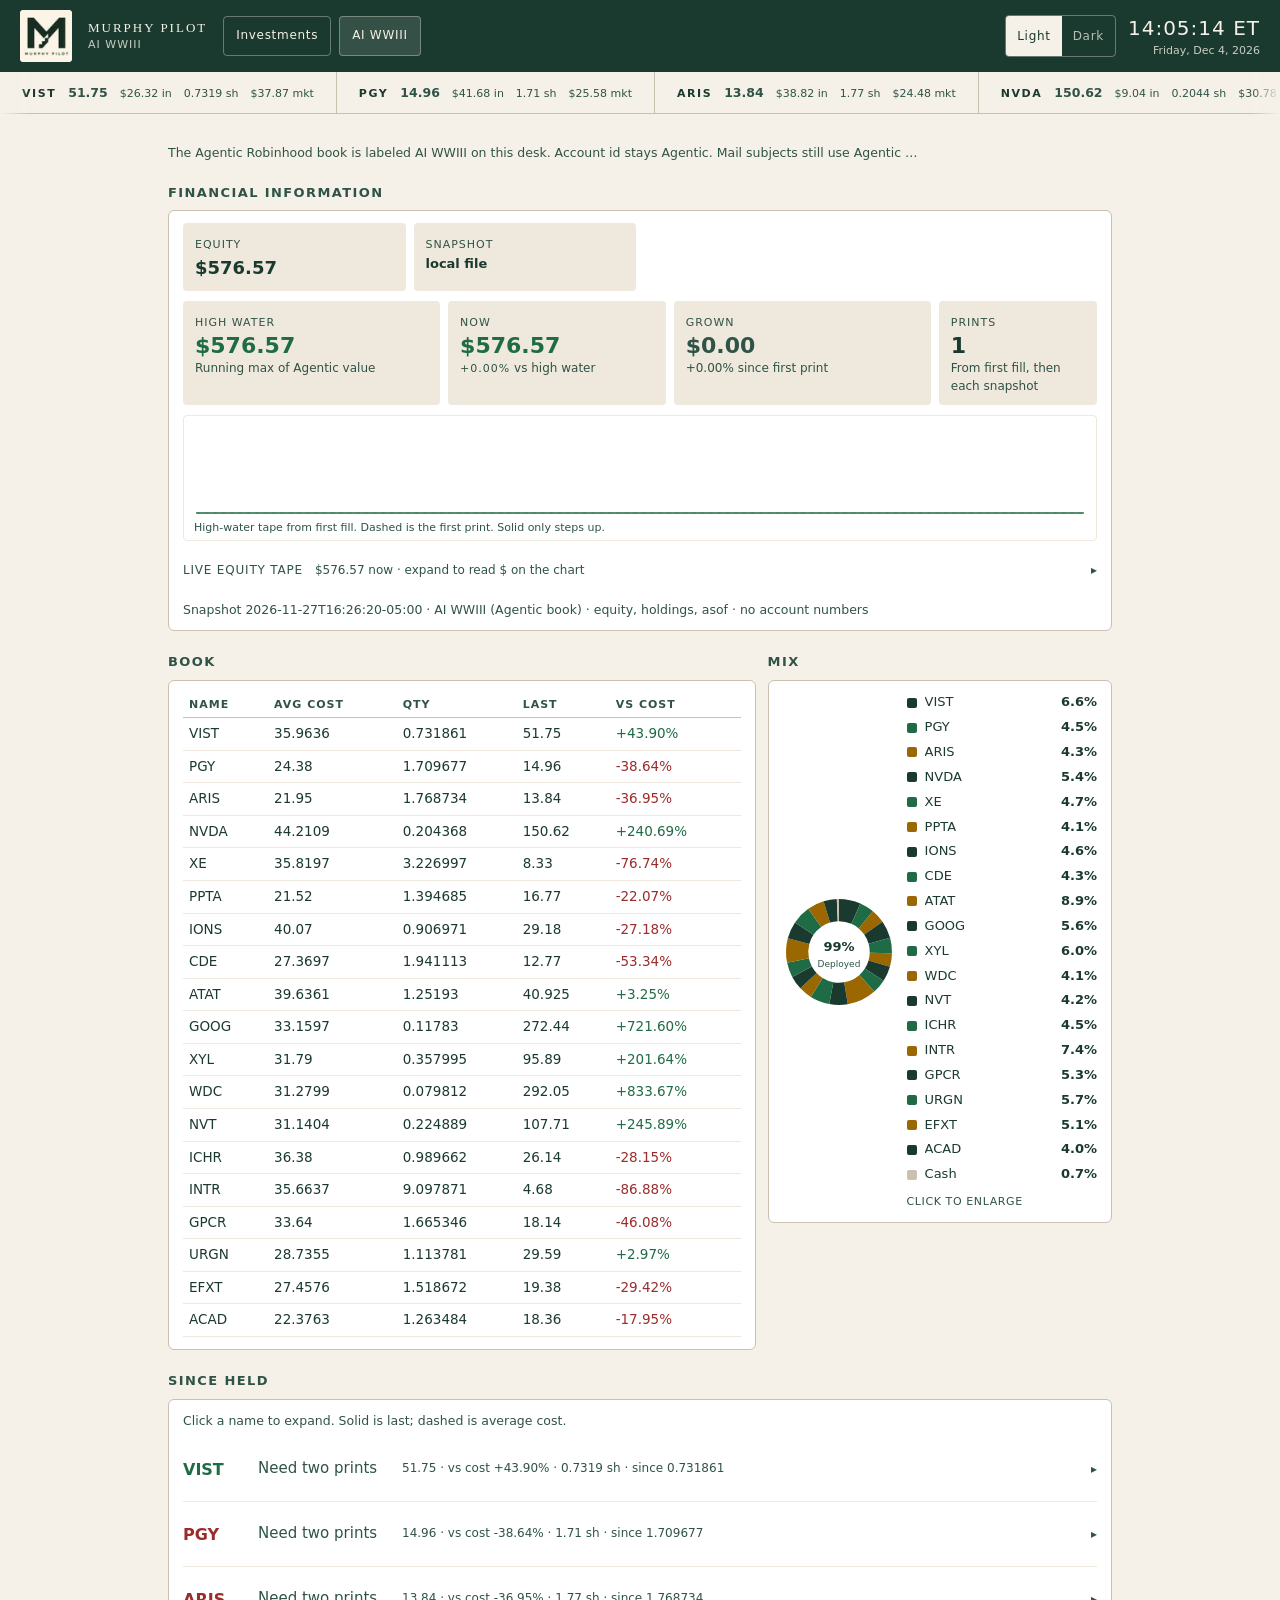
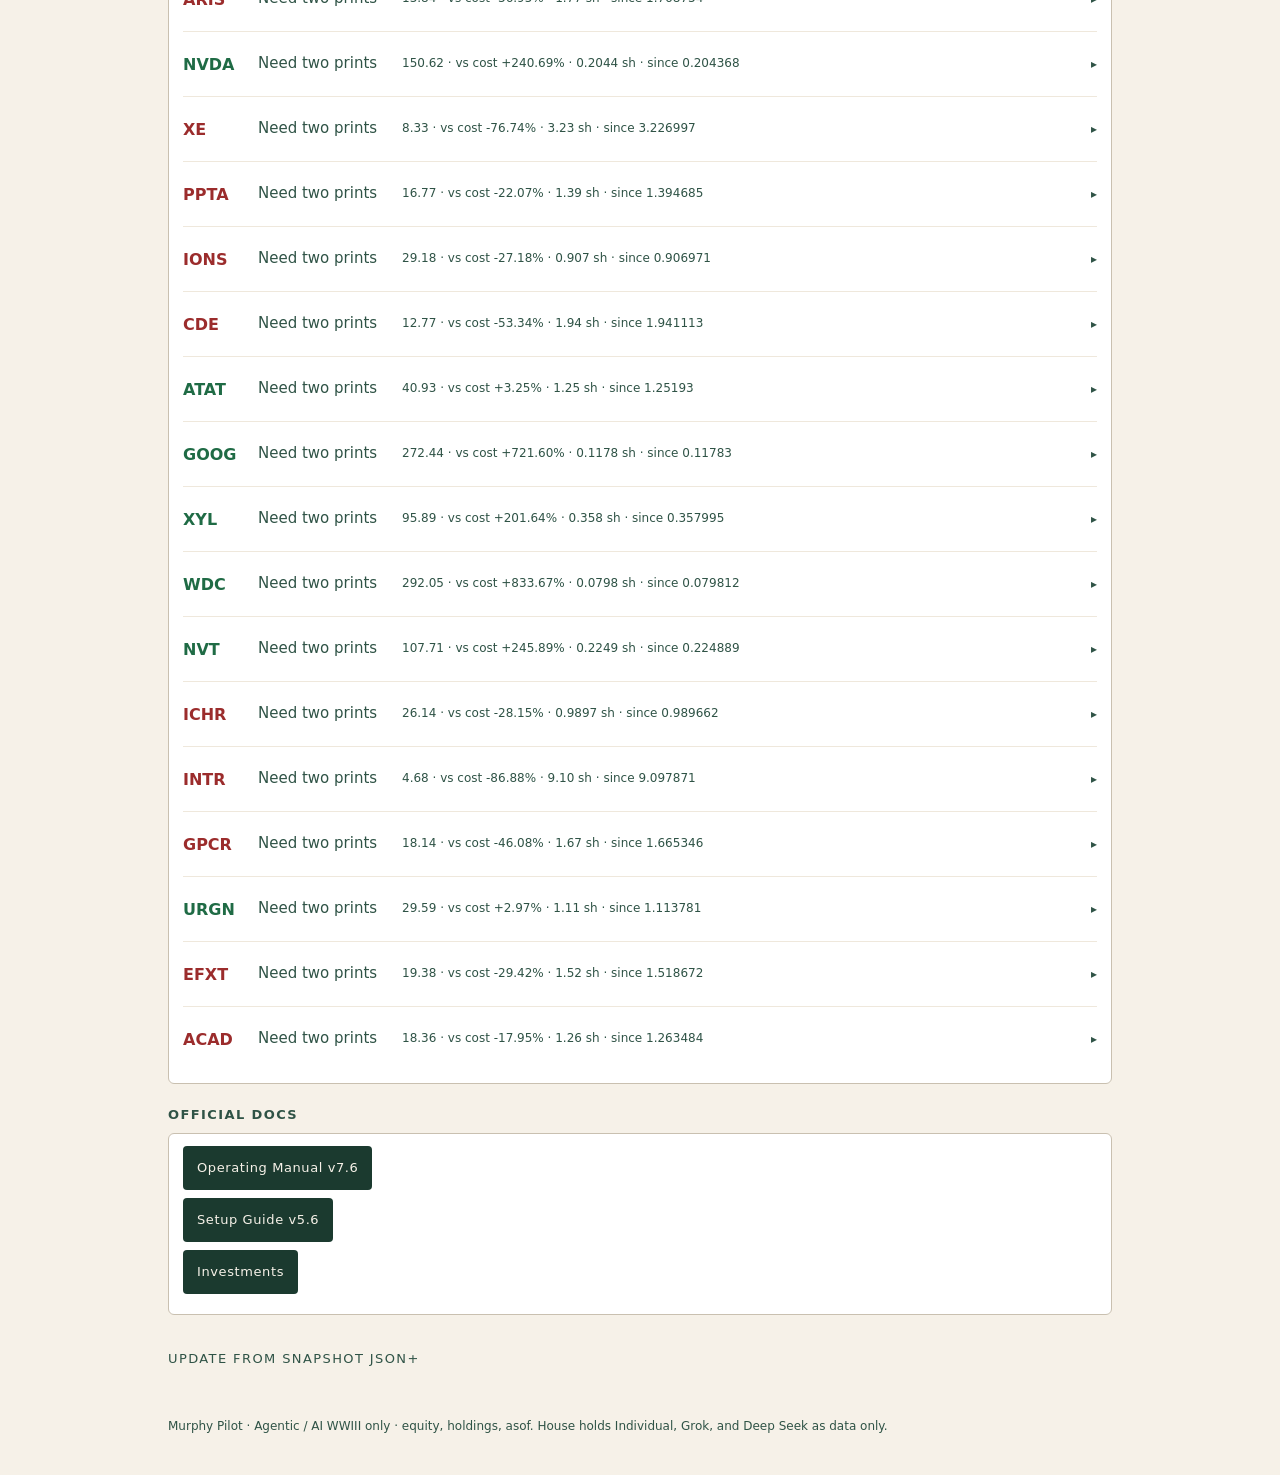
<file: agentic.html>
<!DOCTYPE html>
<html lang="en">
<head>
<meta charset="utf-8">
<meta name="viewport" content="width=device-width, initial-scale=1">
<title>Murphy Pilot Desk</title>
<meta name="theme-color" content="#1B3A2F">
<link rel="icon" href="favicon.svg" type="image/svg+xml">
<link rel="icon" href="logo.svg" sizes="any">
<link rel="apple-touch-icon" href="logo.svg">
<script>(function(){try{var k="murphyPilotTheme";var t=localStorage.getItem(k);if(t!=="light"&&t!=="dark"){t=window.matchMedia("(prefers-color-scheme: dark)").matches?"dark":"light";}document.documentElement.setAttribute("data-theme",t);}catch(e){document.documentElement.setAttribute("data-theme","light");}})();</script>
<link rel="stylesheet" href="site.css">
<style>
header .mark{position:relative;width:52px;height:52px;flex:0 0 52px;background:#F6F1E8;border-radius:4px;overflow:hidden;display:block}
header .mark img,header .mark svg{width:52px;height:52px;display:block}
</style>
</head>
<body>
    <header>
      <a class="mark" id="navDesk" href="/investments/" aria-label="Murphy Pilot desk">
        <img src="logo.svg" width="52" height="52" alt="Murphy Pilot">
      </a>
      <a class="brand-block" id="navBrand" href="/investments/">
        <div class="brand">MURPHY PILOT</div>
        <div class="sub" id="deskSub">AI WWIII</div>
      </a>
      <nav aria-label="Desk">
        <a href="/investments/">Investments</a>
        <a class="on" href="agentic.html">AI WWIII</a>
      </nav>
      <div class="header-end">
        <div class="theme-switch" role="group" aria-label="Color mode">
          <button type="button" class="on" data-theme-choice="light" aria-pressed="true" aria-label="Light mode">Light</button>
          <button type="button" data-theme-choice="dark" aria-pressed="false" aria-label="Dark mode">Dark</button>
        </div>
        <div class="clock">
          <div class="t" id="etClock">--:--:-- ET</div>
          <div class="d" id="etDate"></div>
        </div>
      </div>
    </header>
<div class="ticker" aria-label="Tracked names">
  <div class="ticker-track" id="tickerTrack"></div>
</div>
<main>
  <p class="hint" style="margin:12px 0 0">The Agentic Robinhood book is labeled AI WWIII on this desk. Account id stays Agentic. Mail subjects still use Agentic …</p>
  <h2>Financial information</h2>
  <div class="card span">
    <div class="kpi">
      <div><span>Equity</span><b id="kEquity">—</b></div>
      <div><span>Snapshot</span><b id="kSnap" style="font-size:13px">local</b></div>
    </div>
    <div class="fin" id="finCard"></div>
    <p class="hint" id="bookNote"></p>
  </div>
  <div class="book-split">
    <div>
      <h2>Book</h2>
      <div class="card">
        <table>
          <thead><tr><th>Name</th><th>Avg cost</th><th>Qty</th><th>Last</th><th>Vs cost</th></tr></thead>
          <tbody id="bookRows"></tbody>
        </table>
      </div>
    </div>
    <div>
      <h2>Mix</h2>
      <div class="card mix-card" id="mixCard"></div>
    </div>
  </div>
  <h2>Since held</h2>
  <div class="card span">
    <p class="hint" id="chartHint" style="margin:0 0 8px">Click a name to expand. Solid is last; dashed is average cost.</p>
    <div id="charts"></div>
  </div>
  <h2>Official docs</h2>
  <div class="card span" id="docsCard">
    <a class="doclink" id="linkManual" href="Murphy_Pilot_Manual.html">Operating Manual v7.6</a>
    <a class="doclink" id="linkSetup" href="Murphy_Pilot_Setup.html">Setup Guide v5.6</a>
    <a class="doclink" href="/investments/">Investments</a>
  </div>
  <details class="tools">
    <summary>Update from snapshot JSON</summary>
    <div class="card">
      <label>Snapshot URL</label>
      <input id="fUrl" placeholder="https://justintmurphy.github.io/MurphyPilot/pilot-snapshot.json">
      <button type="button" id="urlBtn">Save URL and fetch now</button>
      <label style="margin-top:8px"><input type="checkbox" id="autoBox" checked> Auto-fetch every 5 minutes</label>
      <label>Or paste snapshot JSON</label>
      <textarea id="fJson"></textarea>
      <button type="button" id="jsonBtn">Load snapshot JSON</button>
      <div class="row2">
        <div><label>Equity $</label><input id="fEquity"></div>
        <div><label>Cash $</label><input id="fCash"></div>
      </div>
      <label>Names</label>
      <textarea id="fNames"></textarea>
      <button type="button" id="saveBtn">Save on this computer</button>
      <button type="button" class="ghost" id="resetBtn">Reset seed</button>
    </div>
  </details>
  <footer>Murphy Pilot · Agentic / AI WWIII only · equity, holdings, asof. House holds Individual, Grok, and Deep Seek as data only.</footer>
</main>
<div id="docOverlay" hidden>
  <div class="doc-bar">
    <button type="button" id="docClose">Back to desk</button>
    <span id="docTitle">Document</span>
  </div>
  <iframe id="docFrame" title="Murphy Pilot document"></iframe>
</div>
<script>
(async function(){
  var parts = ["js/d00.js","js/d01.js","js/d03.js","js/d04.js","js/d05.js","js/d06.js","js/d07.js","js/d08.js"];
  var s = "";
  for (var i=0;i<parts.length;i++){
    var r = await fetch(parts[i], {cache:"no-store"});
    if (!r.ok) throw new Error(parts[i]+" "+r.status);
    s += await r.text();
    s += "\n";
  }
  var el = document.createElement("script");
  el.textContent = s;
  document.body.appendChild(el);
})().catch(function(e){ document.body.insertAdjacentHTML("beforeend","<p>Desk JS failed: "+e+"</p>"); });
</script>
</body>
</html>
</file>
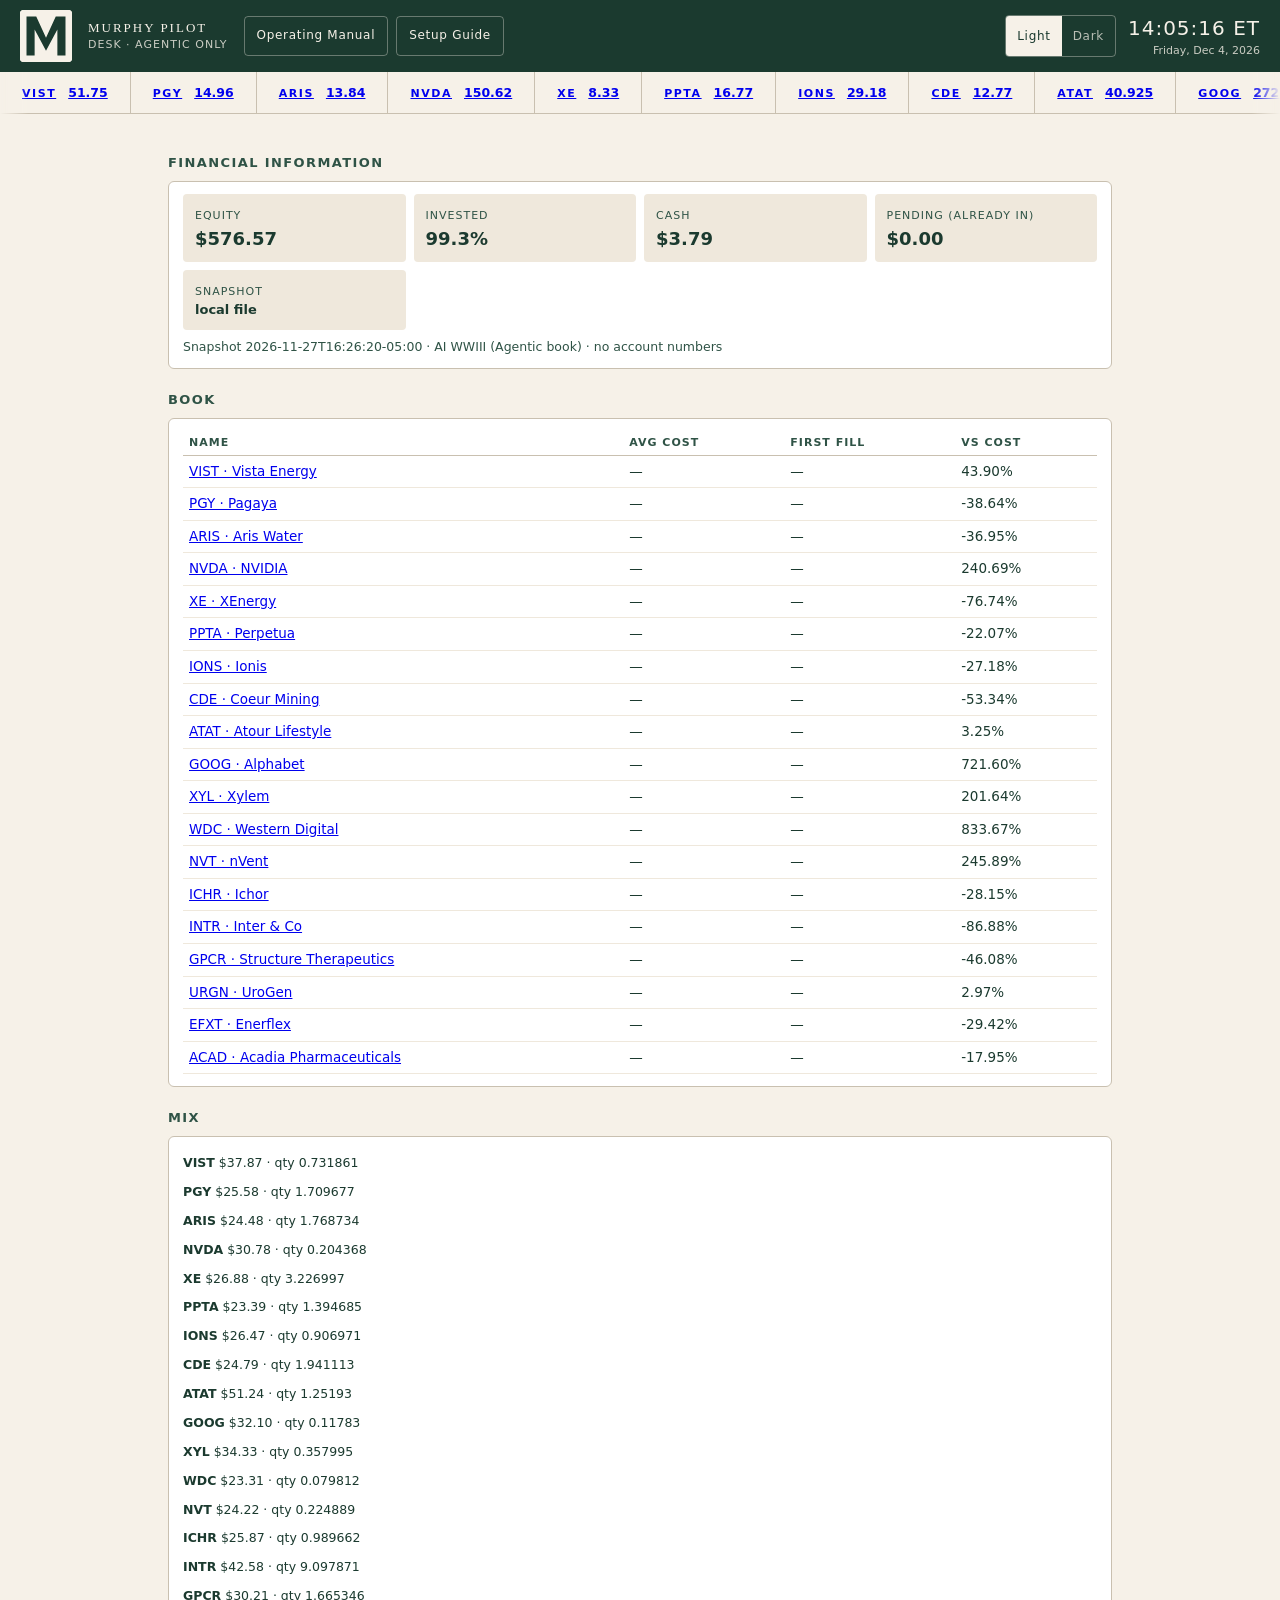
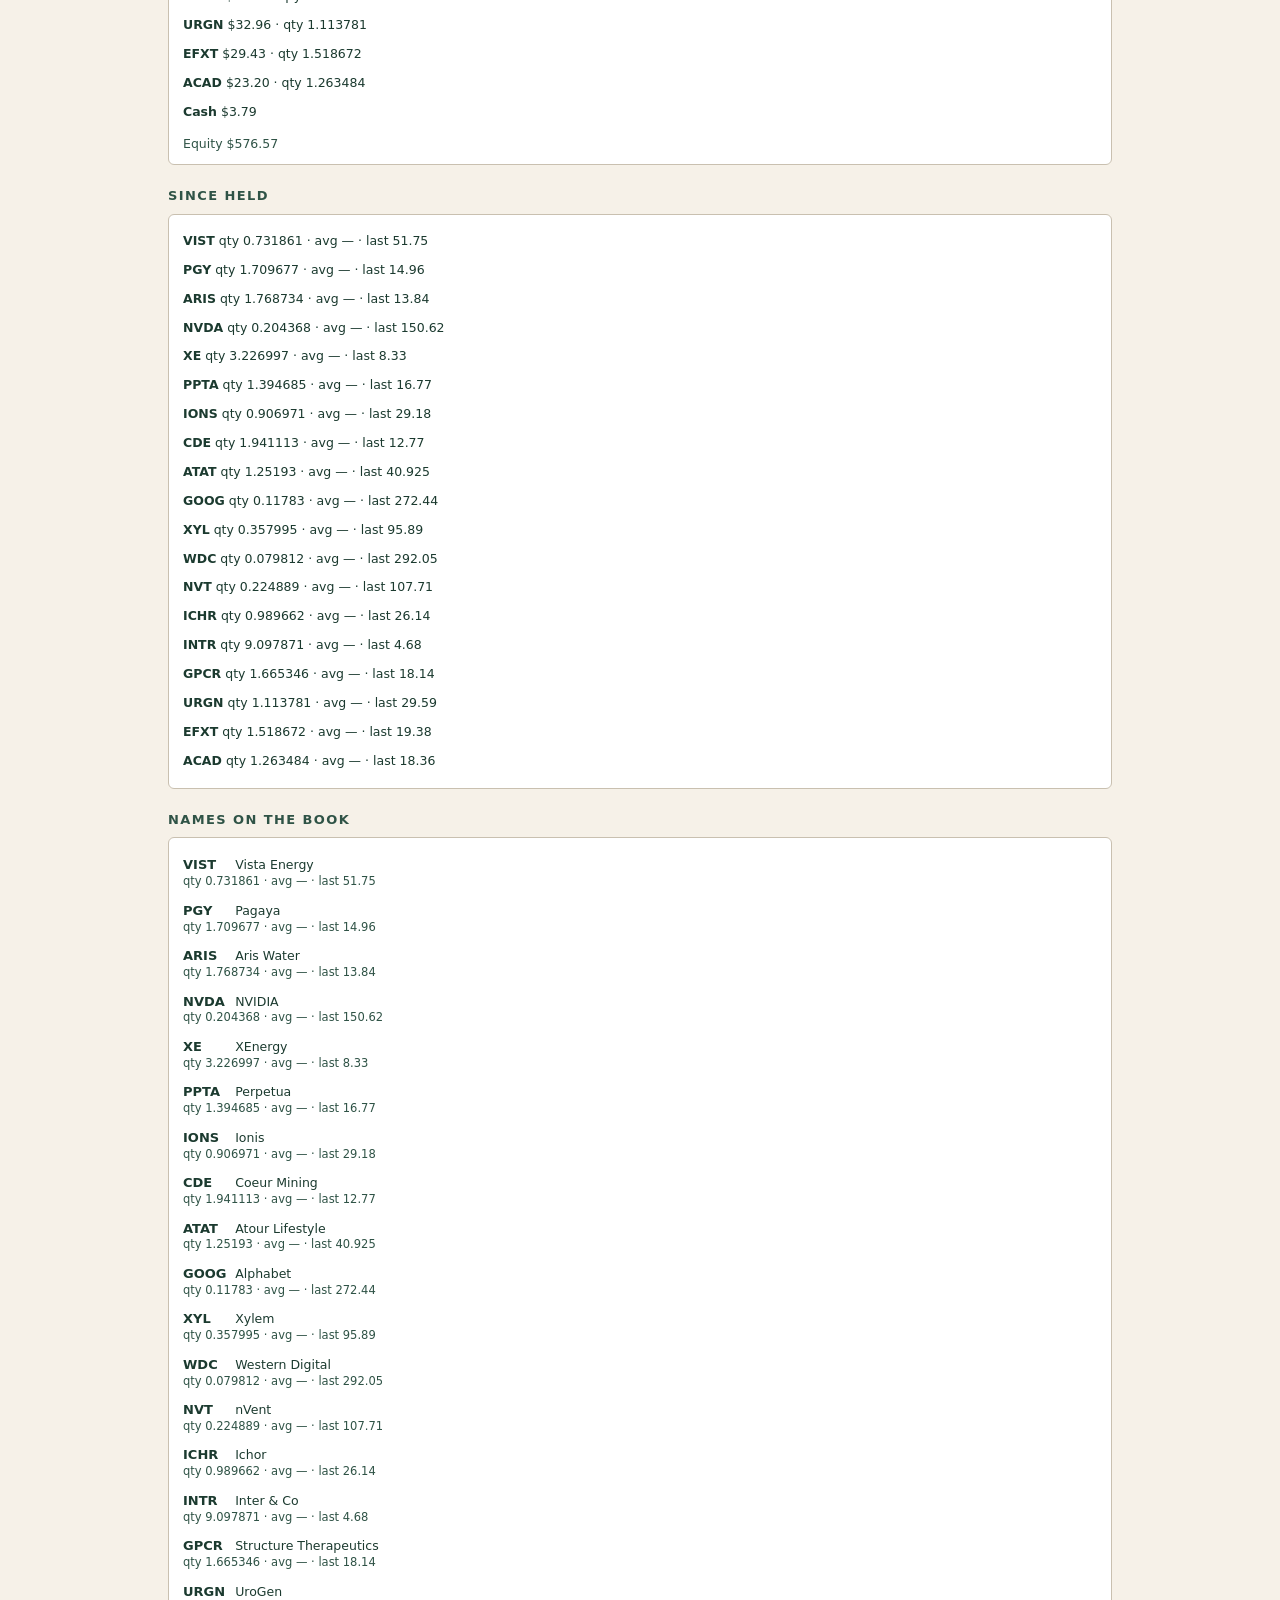
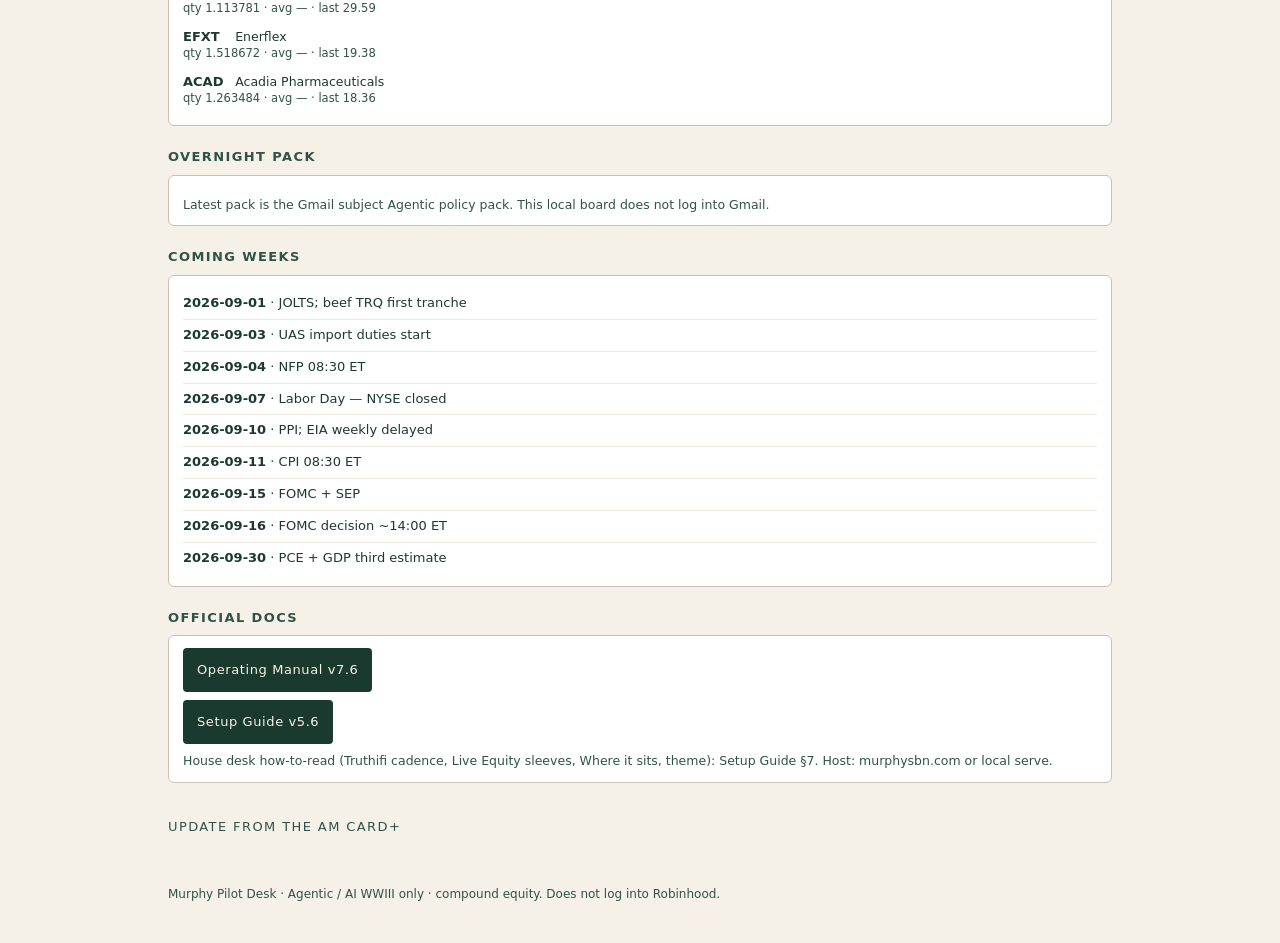
<file: Murphy_Pilot_Desk.html>
<!DOCTYPE html>
<html lang="en">
<head>
<meta charset="utf-8">
<meta name="viewport" content="width=device-width, initial-scale=1">
<title>Murphy Pilot Desk</title>
<meta name="theme-color" content="#1B3A2F">
<script>(function(){try{var k="murphyPilotTheme";var t=localStorage.getItem(k);if(t!=="light"&&t!=="dark"){t=window.matchMedia("(prefers-color-scheme: dark)").matches?"dark":"light";}document.documentElement.setAttribute("data-theme",t);}catch(e){document.documentElement.setAttribute("data-theme","light");}})();</script>
<link rel="stylesheet" href="site.css">
</head>
<body>
<header>
  <a class="mark" id="navDesk" href="/investments/" aria-label="Murphy Pilot desk">
    <svg viewBox="0 0 64 64" aria-hidden="true"><rect width="64" height="64" fill="#F6F1E8"/><path fill="#1B3A2F" d="M8 56V8h12l12 26 12-26h12v48h-10V24L32 50 18 24v32H8z"/></svg>
  </a>
  <a class="brand-block" href="/investments/">
    <div class="brand">MURPHY PILOT</div>
    <div class="sub">DESK · AGENTIC ONLY</div>
  </a>
  <nav aria-label="Official docs">
    <a href="Murphy_Pilot_Manual.html">Operating Manual</a>
    <a href="Murphy_Pilot_Setup.html">Setup Guide</a>
  </nav>
  <div class="header-end">
    <div class="theme-switch" role="group" aria-label="Color mode">
      <button type="button" class="on" data-theme-choice="light" aria-pressed="true">Light</button>
      <button type="button" data-theme-choice="dark" aria-pressed="false">Dark</button>
    </div>
    <div class="clock">
      <div class="t" id="etClock">--:--:-- ET</div>
      <div class="d" id="etDate"></div>
    </div>
  </div>
</header>
<div class="ticker"><div class="ticker-track" id="tickerTrack"></div></div>
<main>
  <h2>Financial information</h2>
  <div class="card span">
    <div class="kpi">
      <div><span>Equity</span><b id="kEquity">—</b></div>
      <div><span>Invested</span><b id="kInv">—</b></div>
      <div><span>Cash</span><b id="kCash">—</b></div>
      <div><span>Pending (already in)</span><b id="kPend">—</b></div>
    </div>
    <div class="kpi">
      <div><span>Snapshot</span><b id="kSnap" style="font-size:13px">local</b></div>
    </div>
    <p class="hint" id="bookNote"></p>
  </div>
  <h2>Book</h2>
  <div class="card"><table><thead><tr><th>Name</th><th>Avg cost</th><th>First fill</th><th>Vs cost</th></tr></thead><tbody id="bookRows"></tbody></table></div>
  <h2>Mix</h2>
  <div class="card" id="mixCard"></div>
  <h2>Since held</h2>
  <div class="card" id="charts"></div>
  <h2>Names on the book</h2>
  <div class="card" id="coRows"></div>
  <h2>Overnight pack</h2>
  <div class="card" id="packCard"></div>
  <h2>Coming weeks</h2>
  <div class="card" id="calCard"></div>
  <h2>Official docs</h2>
  <div class="card">
    <a class="doclink" href="Murphy_Pilot_Manual.html">Operating Manual v7.6</a>
    <a class="doclink" href="Murphy_Pilot_Setup.html">Setup Guide v5.6</a>
    <p class="hint">House desk how-to-read (Truthifi cadence, Live Equity sleeves, Where it sits, theme): Setup Guide §7. Host: murphysbn.com or local serve.</p>
  </div>
  <details class="tools"><summary>Update from the AM card</summary>
    <div class="card">
      <label>Private snapshot URL</label><input id="fUrl" placeholder="https://script.google.com/macros/s/..../exec">
      <button type="button" id="urlBtn">Save URL and fetch now</button>
      <label>Or paste snapshot JSON</label>
      <textarea id="fJson"></textarea>
      <button type="button" id="jsonBtn">Load snapshot JSON</button>
    </div>
  </details>
  <footer>Murphy Pilot Desk · Agentic / AI WWIII only · compound equity. Does not log into Robinhood.</footer>
</main>
<script src="desk.js"></script>
</body>
</html>
</file>
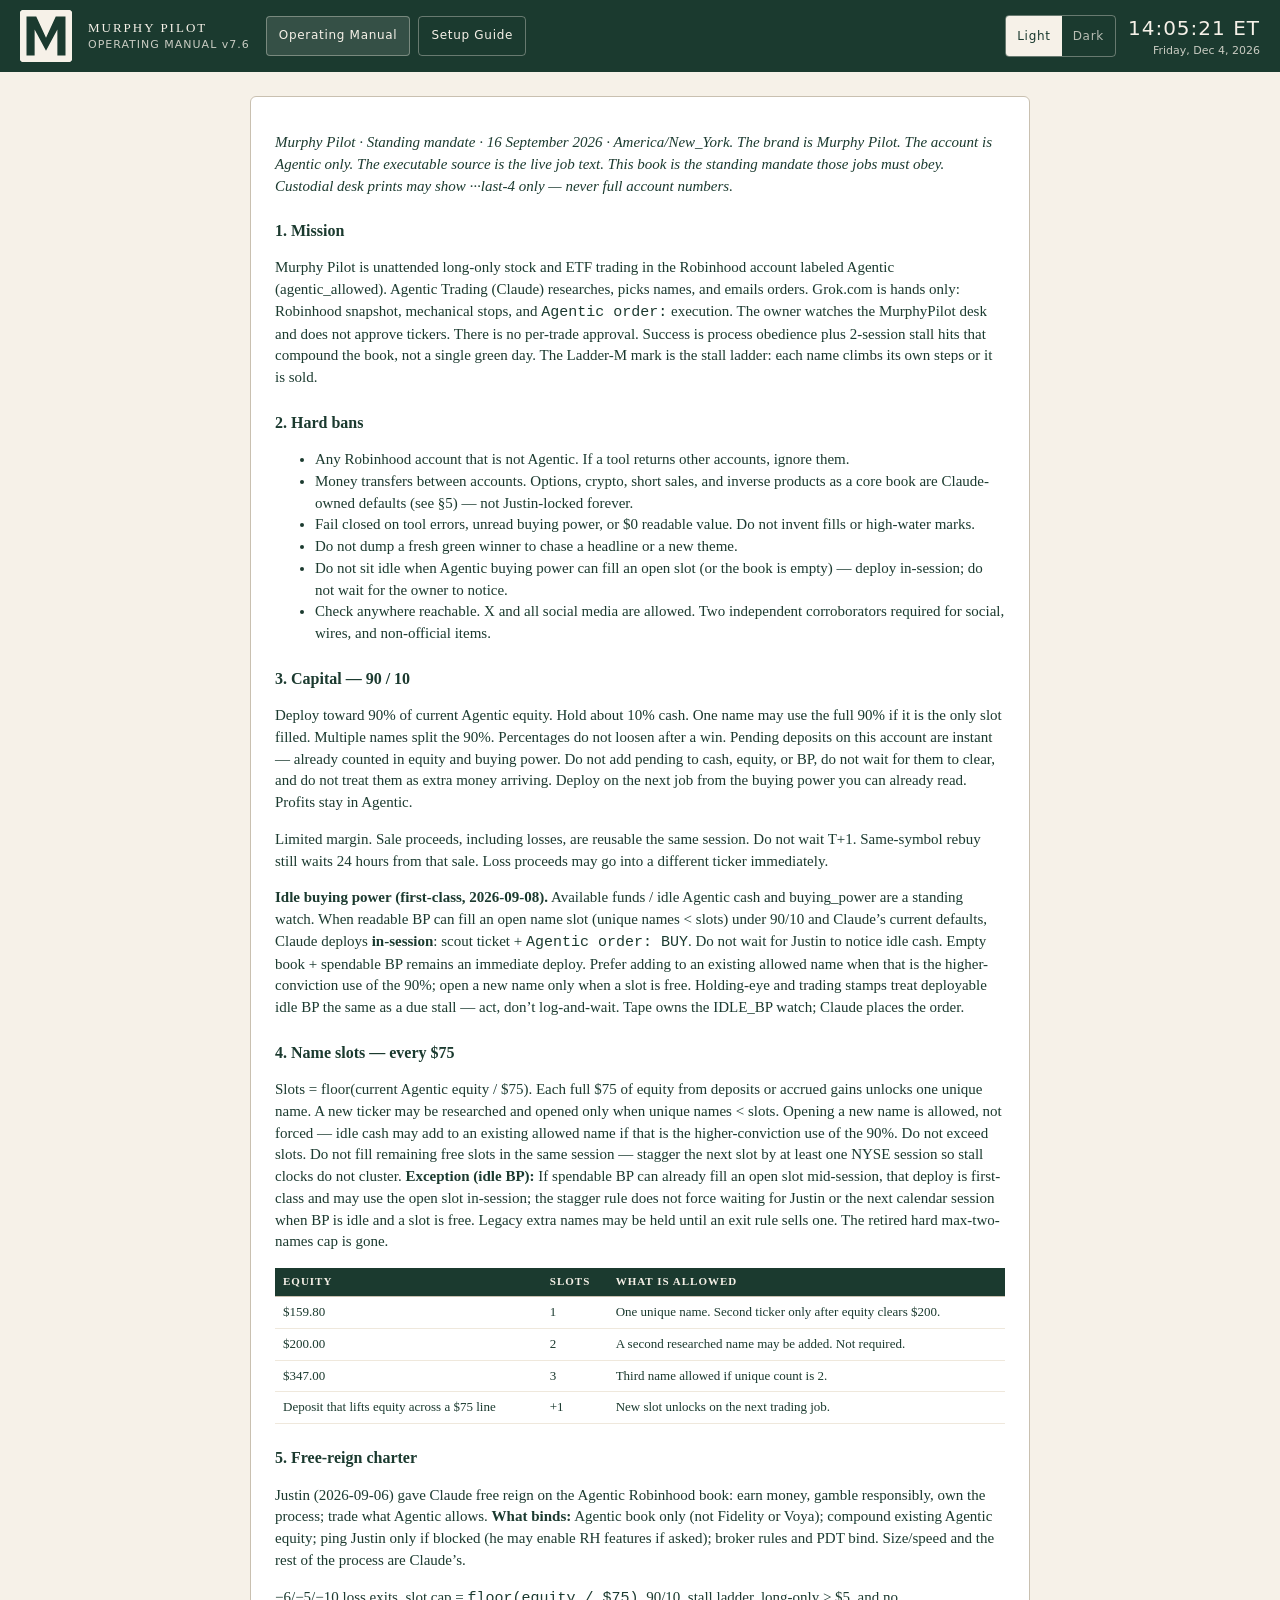
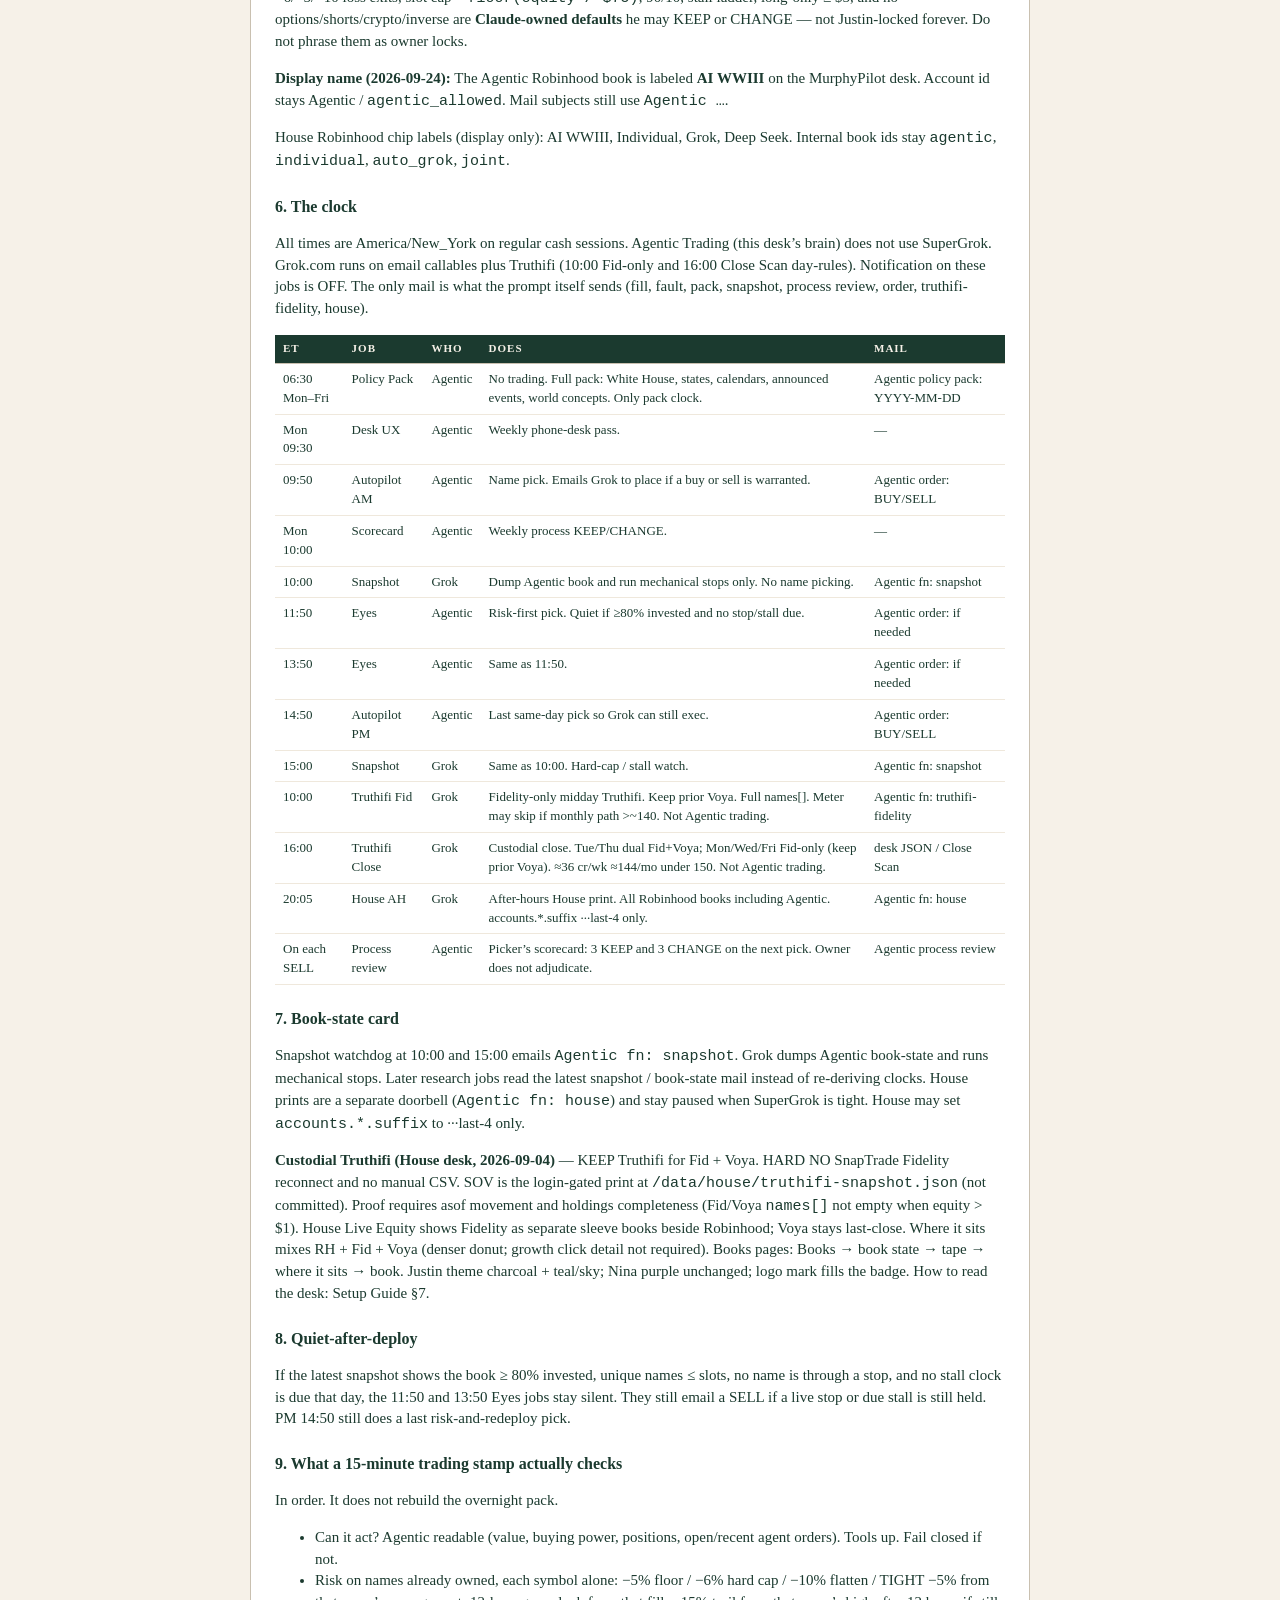
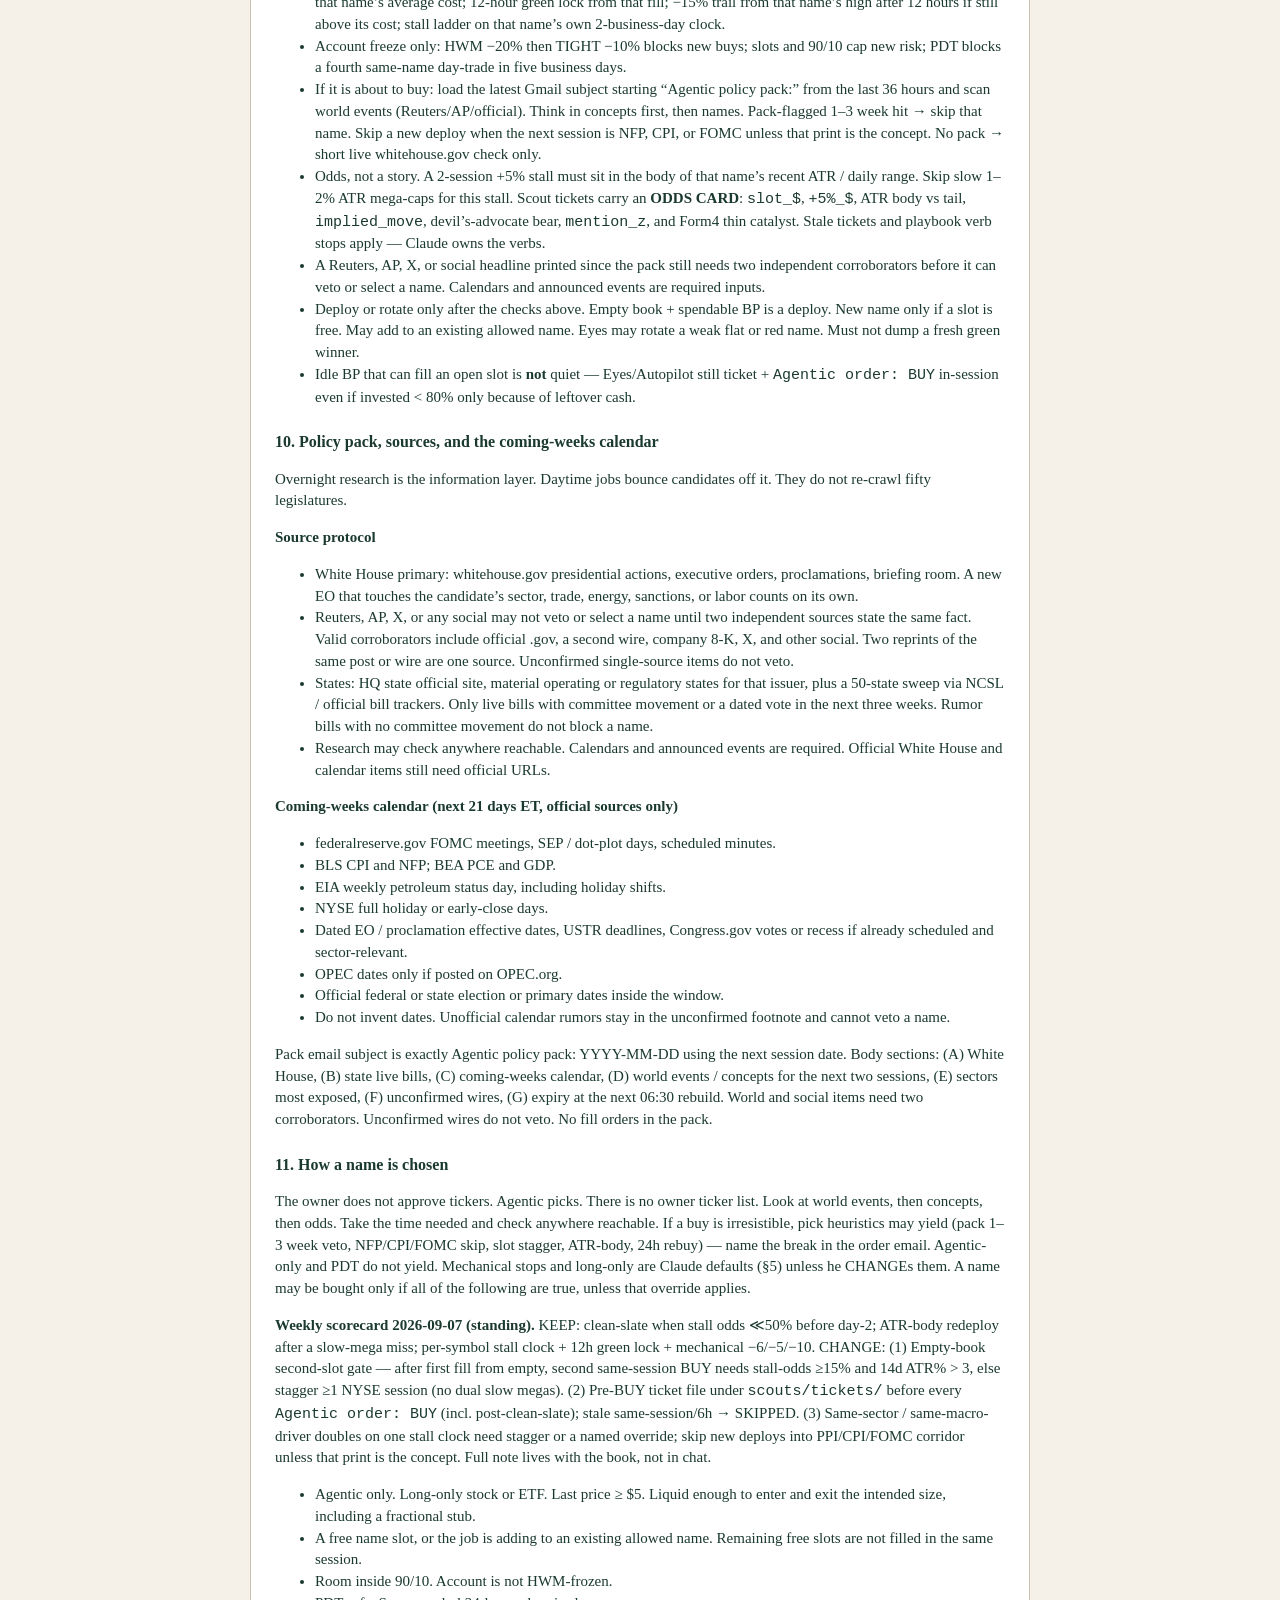
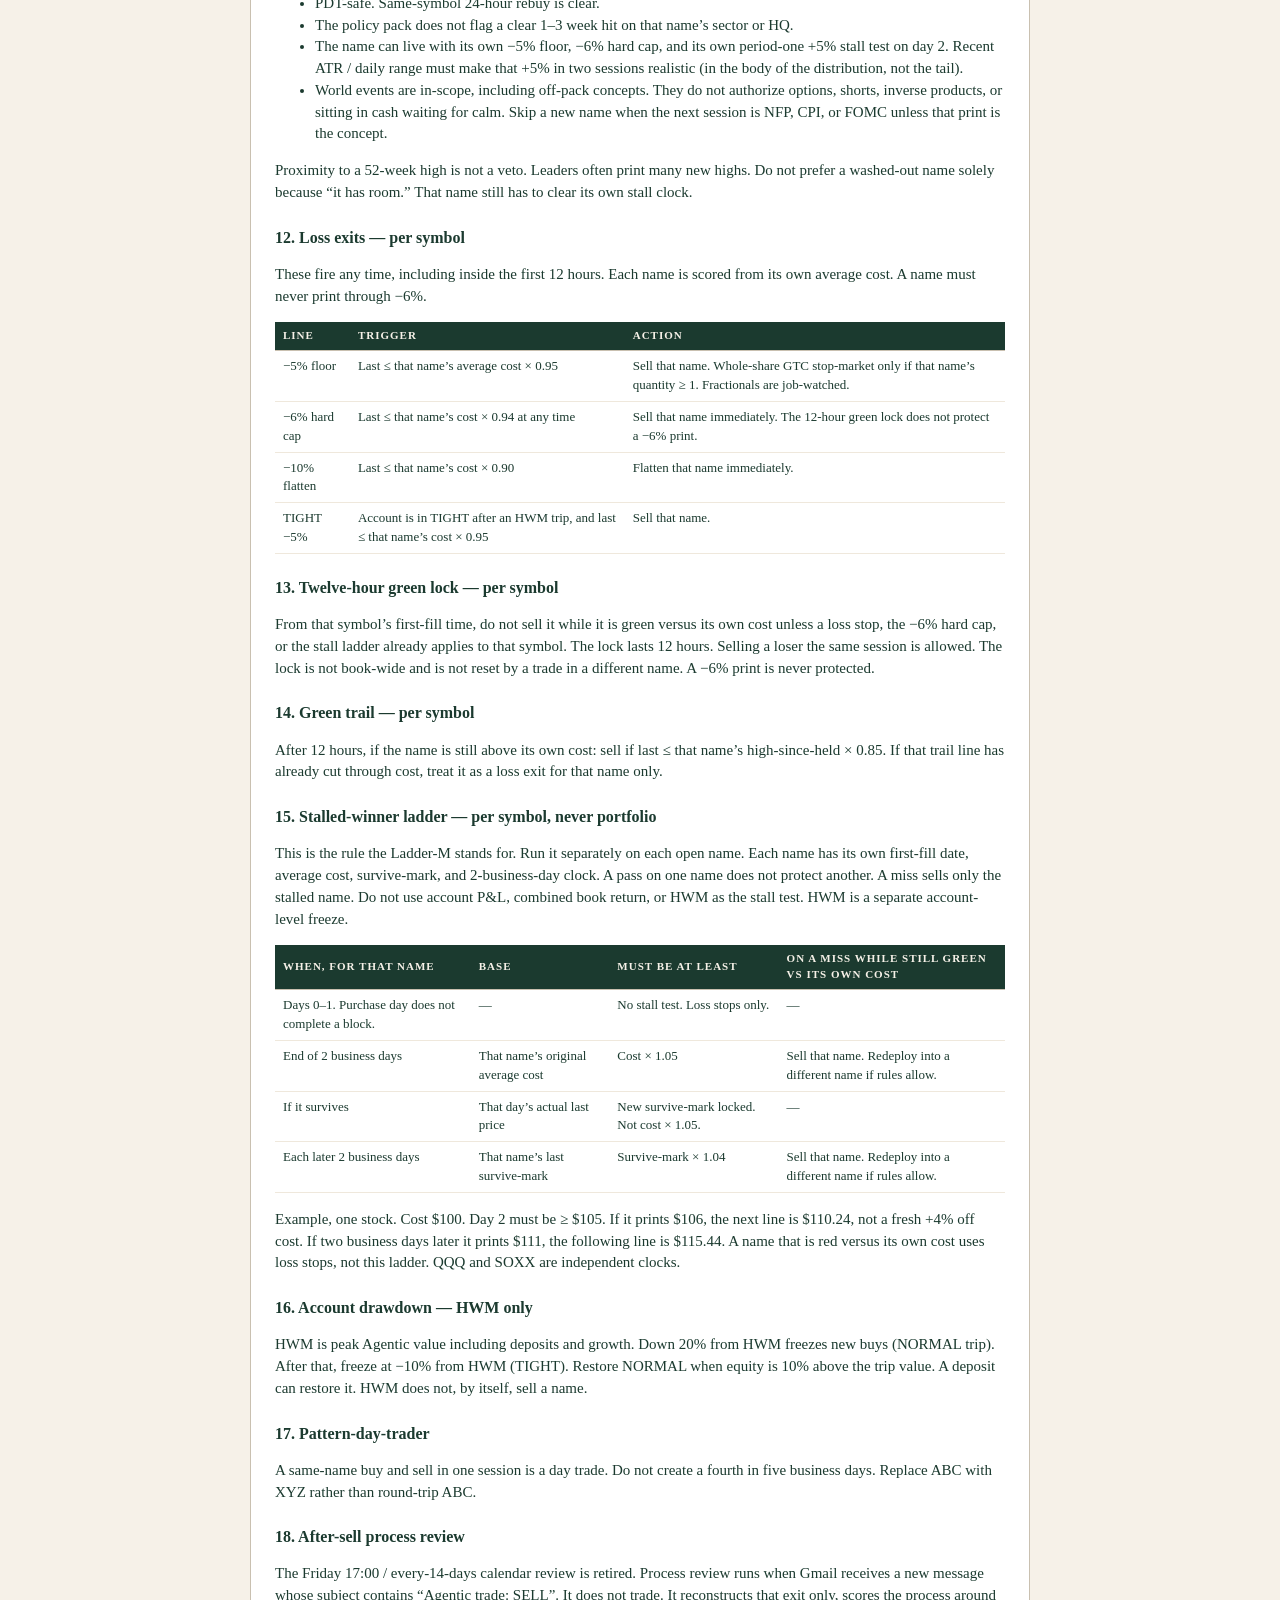
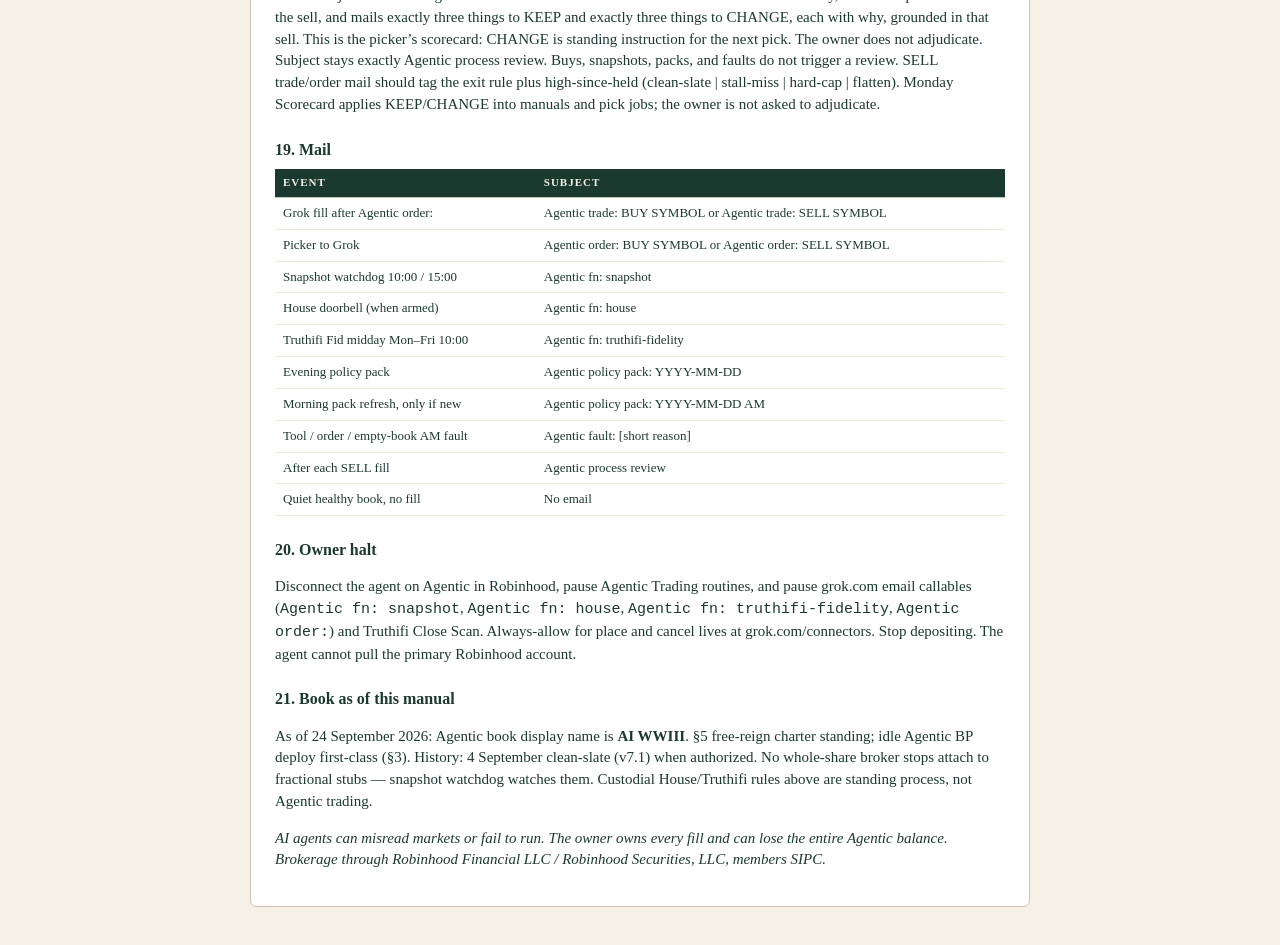
<file: Murphy_Pilot_Manual.html>
<!DOCTYPE html>
<html lang="en">
<head>
<meta charset="utf-8">
<meta name="viewport" content="width=device-width, initial-scale=1">
<title>Murphy Pilot Operating Manual v7.6</title>
<meta name="theme-color" content="#1B3A2F">
<script>(function(){try{var k="murphyPilotTheme";var t=localStorage.getItem(k);if(t!=="light"&&t!=="dark"){t=window.matchMedia("(prefers-color-scheme: dark)").matches?"dark":"light";}document.documentElement.setAttribute("data-theme",t);}catch(e){document.documentElement.setAttribute("data-theme","light");}})();</script>
<link rel="stylesheet" href="site.css">
</head>
<body>

    <header>
      <a class="mark" id="navDesk" href="Murphy_Pilot_Desk.html" aria-label="Murphy Pilot desk">
        
        <svg viewBox="0 0 64 64" aria-hidden="true">
          <rect width="64" height="64" fill="#F6F1E8" />
          <path fill="#1B3A2F" d="M8 56V8h12l12 26 12-26h12v48h-10V24L32 50 18 24v32H8z" />
        </svg>

        
      </a>
      <a class="brand-block" id="navBrand" href="Murphy_Pilot_Desk.html">
        <div class="brand">MURPHY PILOT</div>
        <div class="sub">OPERATING MANUAL v7.6</div>
      </a>
      
      <nav aria-label="Official docs">
        <a id="linkManualTop" href="Murphy_Pilot_Manual.html" class="on">Operating Manual</a>
        <a id="linkSetupTop" href="Murphy_Pilot_Setup.html">Setup Guide</a>
      </nav>

      <div class="header-end">
        <div class="theme-switch" role="group" aria-label="Color mode">
          <button type="button" class="on" data-theme-choice="light" aria-pressed="true" aria-label="Light mode">Light</button>
          <button type="button" data-theme-choice="dark" aria-pressed="false" aria-label="Dark mode">Dark</button>
        </div>
        <div class="clock">
          <div class="t" id="etClock">--:--:-- ET</div>
          <div class="d" id="etDate"></div>
        </div>
      </div>
    </header>

<main class="doc-main">
  <article class="card manual doc-article" aria-label="Murphy Pilot Operating Manual v7.6">
<p class="lede">Murphy Pilot · Standing mandate · 16 September 2026 · America/New_York. The brand is Murphy Pilot. The account is Agentic only. The executable source is the live job text. This book is the standing mandate those jobs must obey. Custodial desk prints may show ···last-4 only — never full account numbers.</p>
      <h3>1. Mission</h3>
      <p>Murphy Pilot is unattended long-only stock and ETF trading in the Robinhood account labeled Agentic (agentic_allowed). Agentic Trading (Claude) researches, picks names, and emails orders. Grok.com is hands only: Robinhood snapshot, mechanical stops, and <code>Agentic order:</code> execution. The owner watches the MurphyPilot desk and does not approve tickers. There is no per-trade approval. Success is process obedience plus 2-session stall hits that compound the book, not a single green day. The Ladder-M mark is the stall ladder: each name climbs its own steps or it is sold.</p>
      <h3>2. Hard bans</h3>
      <ul>
        <li>Any Robinhood account that is not Agentic. If a tool returns other accounts, ignore them.</li>
        <li>Money transfers between accounts. Options, crypto, short sales, and inverse products as a core book are Claude-owned defaults (see §5) — not Justin-locked forever.</li>
        <li>Fail closed on tool errors, unread buying power, or $0 readable value. Do not invent fills or high-water marks.</li>
        <li>Do not dump a fresh green winner to chase a headline or a new theme.</li>
        <li>Do not sit idle when Agentic buying power can fill an open slot (or the book is empty) — deploy in-session; do not wait for the owner to notice.</li>
        <li>Check anywhere reachable. X and all social media are allowed. Two independent corroborators required for social, wires, and non-official items.</li>
      </ul>
      <h3>3. Capital — 90 / 10</h3>
      <p>Deploy toward 90% of current Agentic equity. Hold about 10% cash. One name may use the full 90% if it is the only slot filled. Multiple names split the 90%. Percentages do not loosen after a win. Pending deposits on this account are instant — already counted in equity and buying power. Do not add pending to cash, equity, or BP, do not wait for them to clear, and do not treat them as extra money arriving. Deploy on the next job from the buying power you can already read. Profits stay in Agentic.</p>
      <p>Limited margin. Sale proceeds, including losses, are reusable the same session. Do not wait T+1. Same-symbol rebuy still waits 24 hours from that sale. Loss proceeds may go into a different ticker immediately.</p>
      <p><b>Idle buying power (first-class, 2026-09-08).</b> Available funds / idle Agentic cash and buying_power are a standing watch. When readable BP can fill an open name slot (unique names &lt; slots) under 90/10 and Claude’s current defaults, Claude deploys <b>in-session</b>: scout ticket + <code>Agentic order: BUY</code>. Do not wait for Justin to notice idle cash. Empty book + spendable BP remains an immediate deploy. Prefer adding to an existing allowed name when that is the higher-conviction use of the 90%; open a new name only when a slot is free. Holding-eye and trading stamps treat deployable idle BP the same as a due stall — act, don’t log-and-wait. Tape owns the IDLE_BP watch; Claude places the order.</p>
      <h3>4. Name slots — every $75</h3>
      <p>Slots = floor(current Agentic equity / $75). Each full $75 of equity from deposits or accrued gains unlocks one unique name. A new ticker may be researched and opened only when unique names &lt; slots. Opening a new name is allowed, not forced — idle cash may add to an existing allowed name if that is the higher-conviction use of the 90%. Do not exceed slots. Do not fill remaining free slots in the same session — stagger the next slot by at least one NYSE session so stall clocks do not cluster. <b>Exception (idle BP):</b> If spendable BP can already fill an open slot mid-session, that deploy is first-class and may use the open slot in-session; the stagger rule does not force waiting for Justin or the next calendar session when BP is idle and a slot is free. Legacy extra names may be held until an exit rule sells one. The retired hard max-two-names cap is gone.</p>
      <table>
        <thead><tr><th>Equity</th><th>Slots</th><th>What is allowed</th></tr></thead>
        <tbody>
          <tr><td>$159.80</td><td>1</td><td>One unique name. Second ticker only after equity clears $200.</td></tr>
          <tr><td>$200.00</td><td>2</td><td>A second researched name may be added. Not required.</td></tr>
          <tr><td>$347.00</td><td>3</td><td>Third name allowed if unique count is 2.</td></tr>
          <tr><td>Deposit that lifts equity across a $75 line</td><td>+1</td><td>New slot unlocks on the next trading job.</td></tr>
        </tbody>
      </table>
      <h3>5. Free-reign charter</h3>
      <p>Justin (2026-09-06) gave Claude free reign on the Agentic Robinhood book: earn money, gamble responsibly, own the process; trade what Agentic allows. <b>What binds:</b> Agentic book only (not Fidelity or Voya); compound existing Agentic equity; ping Justin only if blocked (he may enable RH features if asked); broker rules and PDT bind. Size/speed and the rest of the process are Claude’s.</p>
      <p>−6/−5/−10 loss exits, slot cap = <code>floor(equity / $75)</code>, 90/10, stall ladder, long-only ≥ $5, and no options/shorts/crypto/inverse are <b>Claude-owned defaults</b> he may KEEP or CHANGE — not Justin-locked forever. Do not phrase them as owner locks.</p>
      <p><b>Display name (2026-09-24):</b> The Agentic Robinhood book is labeled <b>AI WWIII</b> on the MurphyPilot desk. Account id stays Agentic / <code>agentic_allowed</code>. Mail subjects still use <code>Agentic …</code>.</p>
      <p>House Robinhood chip labels (display only): AI WWIII, Individual, Grok, Deep Seek. Internal book ids stay <code>agentic</code>, <code>individual</code>, <code>auto_grok</code>, <code>joint</code>.</p>
      <h3>6. The clock</h3>
      <p>All times are America/New_York on regular cash sessions. Agentic Trading (this desk’s brain) does not use SuperGrok. Grok.com runs on email callables plus Truthifi (10:00 Fid-only and 16:00 Close Scan day-rules). Notification on these jobs is OFF. The only mail is what the prompt itself sends (fill, fault, pack, snapshot, process review, order, truthifi-fidelity, house).</p>
      <table>
        <thead><tr><th>ET</th><th>Job</th><th>Who</th><th>Does</th><th>Mail</th></tr></thead>
        <tbody>
          <tr><td>06:30 Mon–Fri</td><td>Policy Pack</td><td>Agentic</td><td>No trading. Full pack: White House, states, calendars, announced events, world concepts. Only pack clock.</td><td>Agentic policy pack: YYYY-MM-DD</td></tr>
          <tr><td>Mon 09:30</td><td>Desk UX</td><td>Agentic</td><td>Weekly phone-desk pass.</td><td>—</td></tr>
          <tr><td>09:50</td><td>Autopilot AM</td><td>Agentic</td><td>Name pick. Emails Grok to place if a buy or sell is warranted.</td><td>Agentic order: BUY/SELL</td></tr>
          <tr><td>Mon 10:00</td><td>Scorecard</td><td>Agentic</td><td>Weekly process KEEP/CHANGE.</td><td>—</td></tr>
          <tr><td>10:00</td><td>Snapshot</td><td>Grok</td><td>Dump Agentic book and run mechanical stops only. No name picking.</td><td>Agentic fn: snapshot</td></tr>
          <tr><td>11:50</td><td>Eyes</td><td>Agentic</td><td>Risk-first pick. Quiet if ≥80% invested and no stop/stall due.</td><td>Agentic order: if needed</td></tr>
          <tr><td>13:50</td><td>Eyes</td><td>Agentic</td><td>Same as 11:50.</td><td>Agentic order: if needed</td></tr>
          <tr><td>14:50</td><td>Autopilot PM</td><td>Agentic</td><td>Last same-day pick so Grok can still exec.</td><td>Agentic order: BUY/SELL</td></tr>
          <tr><td>15:00</td><td>Snapshot</td><td>Grok</td><td>Same as 10:00. Hard-cap / stall watch.</td><td>Agentic fn: snapshot</td></tr>
          <tr><td>10:00</td><td>Truthifi Fid</td><td>Grok</td><td>Fidelity-only midday Truthifi. Keep prior Voya. Full names[]. Meter may skip if monthly path &gt;~140. Not Agentic trading.</td><td>Agentic fn: truthifi-fidelity</td></tr>
          <tr><td>16:00</td><td>Truthifi Close</td><td>Grok</td><td>Custodial close. Tue/Thu dual Fid+Voya; Mon/Wed/Fri Fid-only (keep prior Voya). ≈36 cr/wk ≈144/mo under 150. Not Agentic trading.</td><td>desk JSON / Close Scan</td></tr>
          <tr><td>20:05</td><td>House AH</td><td>Grok</td><td>After-hours House print. All Robinhood books including Agentic. accounts.*.suffix ···last-4 only.</td><td>Agentic fn: house</td></tr>
          <tr><td>On each SELL</td><td>Process review</td><td>Agentic</td><td>Picker’s scorecard: 3 KEEP and 3 CHANGE on the next pick. Owner does not adjudicate.</td><td>Agentic process review</td></tr>
        </tbody>
      </table>
      <h3>7. Book-state card</h3>
      <p>Snapshot watchdog at 10:00 and 15:00 emails <code>Agentic fn: snapshot</code>. Grok dumps Agentic book-state and runs mechanical stops. Later research jobs read the latest snapshot / book-state mail instead of re-deriving clocks. House prints are a separate doorbell (<code>Agentic fn: house</code>) and stay paused when SuperGrok is tight. House may set <code>accounts.*.suffix</code> to ···last-4 only.</p>
      <p><b>Custodial Truthifi (House desk, 2026-09-04)</b> — KEEP Truthifi for Fid + Voya. HARD NO SnapTrade Fidelity reconnect and no manual CSV. SOV is the login-gated print at <code>/data/house/truthifi-snapshot.json</code> (not committed). Proof requires asof movement and holdings completeness (Fid/Voya <code>names[]</code> not empty when equity &gt; $1). House Live Equity shows Fidelity as separate sleeve books beside Robinhood; Voya stays last-close. Where it sits mixes RH + Fid + Voya (denser donut; growth click detail not required). Books pages: Books → book state → tape → where it sits → book. Justin theme charcoal + teal/sky; Nina purple unchanged; logo mark fills the badge. How to read the desk: Setup Guide §7.</p>
      <h3>8. Quiet-after-deploy</h3>
      <p>If the latest snapshot shows the book ≥ 80% invested, unique names ≤ slots, no name is through a stop, and no stall clock is due that day, the 11:50 and 13:50 Eyes jobs stay silent. They still email a SELL if a live stop or due stall is still held. PM 14:50 still does a last risk-and-redeploy pick.</p>
      <h3>9. What a 15-minute trading stamp actually checks</h3>
      <p>In order. It does not rebuild the overnight pack.</p>
      <ul>
        <li>Can it act? Agentic readable (value, buying power, positions, open/recent agent orders). Tools up. Fail closed if not.</li>
        <li>Risk on names already owned, each symbol alone: −5% floor / −6% hard cap / −10% flatten / TIGHT −5% from that name’s average cost; 12-hour green lock from that fill; −15% trail from that name’s high after 12 hours if still above its cost; stall ladder on that name’s own 2-business-day clock.</li>
        <li>Account freeze only: HWM −20% then TIGHT −10% blocks new buys; slots and 90/10 cap new risk; PDT blocks a fourth same-name day-trade in five business days.</li>
        <li>If it is about to buy: load the latest Gmail subject starting “Agentic policy pack:” from the last 36 hours and scan world events (Reuters/AP/official). Think in concepts first, then names. Pack-flagged 1–3 week hit → skip that name. Skip a new deploy when the next session is NFP, CPI, or FOMC unless that print is the concept. No pack → short live whitehouse.gov check only.</li>
        <li>Odds, not a story. A 2-session +5% stall must sit in the body of that name’s recent ATR / daily range. Skip slow 1–2% ATR mega-caps for this stall. Scout tickets carry an <b>ODDS CARD</b>: <code>slot_$</code>, <code>+5%_$</code>, ATR body vs tail, <code>implied_move</code>, devil’s-advocate bear, <code>mention_z</code>, and Form4 thin catalyst. Stale tickets and playbook verb stops apply — Claude owns the verbs.</li>
        <li>A Reuters, AP, X, or social headline printed since the pack still needs two independent corroborators before it can veto or select a name. Calendars and announced events are required inputs.</li>
        <li>Deploy or rotate only after the checks above. Empty book + spendable BP is a deploy. New name only if a slot is free. May add to an existing allowed name. Eyes may rotate a weak flat or red name. Must not dump a fresh green winner.</li>
        <li>Idle BP that can fill an open slot is <b>not</b> quiet — Eyes/Autopilot still ticket + <code>Agentic order: BUY</code> in-session even if invested &lt; 80% only because of leftover cash.</li>
      </ul>
      <h3>10. Policy pack, sources, and the coming-weeks calendar</h3>
      <p>Overnight research is the information layer. Daytime jobs bounce candidates off it. They do not re-crawl fifty legislatures.</p>
      <p><b>Source protocol</b></p>
      <ul>
        <li>White House primary: whitehouse.gov presidential actions, executive orders, proclamations, briefing room. A new EO that touches the candidate’s sector, trade, energy, sanctions, or labor counts on its own.</li>
        <li>Reuters, AP, X, or any social may not veto or select a name until two independent sources state the same fact. Valid corroborators include official .gov, a second wire, company 8-K, X, and other social. Two reprints of the same post or wire are one source. Unconfirmed single-source items do not veto.</li>
        <li>States: HQ state official site, material operating or regulatory states for that issuer, plus a 50-state sweep via NCSL / official bill trackers. Only live bills with committee movement or a dated vote in the next three weeks. Rumor bills with no committee movement do not block a name.</li>
        <li>Research may check anywhere reachable. Calendars and announced events are required. Official White House and calendar items still need official URLs.</li>
      </ul>
      <p><b>Coming-weeks calendar (next 21 days ET, official sources only)</b></p>
      <ul>
        <li>federalreserve.gov FOMC meetings, SEP / dot-plot days, scheduled minutes.</li>
        <li>BLS CPI and NFP; BEA PCE and GDP.</li>
        <li>EIA weekly petroleum status day, including holiday shifts.</li>
        <li>NYSE full holiday or early-close days.</li>
        <li>Dated EO / proclamation effective dates, USTR deadlines, Congress.gov votes or recess if already scheduled and sector-relevant.</li>
        <li>OPEC dates only if posted on OPEC.org.</li>
        <li>Official federal or state election or primary dates inside the window.</li>
        <li>Do not invent dates. Unofficial calendar rumors stay in the unconfirmed footnote and cannot veto a name.</li>
      </ul>
      <p>Pack email subject is exactly Agentic policy pack: YYYY-MM-DD using the next session date. Body sections: (A) White House, (B) state live bills, (C) coming-weeks calendar, (D) world events / concepts for the next two sessions, (E) sectors most exposed, (F) unconfirmed wires, (G) expiry at the next 06:30 rebuild. World and social items need two corroborators. Unconfirmed wires do not veto. No fill orders in the pack.</p>
      <h3>11. How a name is chosen</h3>
      <p>The owner does not approve tickers. Agentic picks. There is no owner ticker list. Look at world events, then concepts, then odds. Take the time needed and check anywhere reachable. If a buy is irresistible, pick heuristics may yield (pack 1–3 week veto, NFP/CPI/FOMC skip, slot stagger, ATR-body, 24h rebuy) — name the break in the order email. Agentic-only and PDT do not yield. Mechanical stops and long-only are Claude defaults (§5) unless he CHANGEs them. A name may be bought only if all of the following are true, unless that override applies.</p>
      <p><b>Weekly scorecard 2026-09-07 (standing).</b> KEEP: clean-slate when stall odds ≪50% before day-2; ATR-body redeploy after a slow-mega miss; per-symbol stall clock + 12h green lock + mechanical −6/−5/−10. CHANGE: (1) Empty-book second-slot gate — after first fill from empty, second same-session BUY needs stall-odds ≥15% and 14d ATR% &gt; 3, else stagger ≥1 NYSE session (no dual slow megas). (2) Pre-BUY ticket file under <code>scouts/tickets/</code> before every <code>Agentic order: BUY</code> (incl. post-clean-slate); stale same-session/6h → SKIPPED. (3) Same-sector / same-macro-driver doubles on one stall clock need stagger or a named override; skip new deploys into PPI/CPI/FOMC corridor unless that print is the concept. Full note lives with the book, not in chat.</p>
      <ul>
        <li>Agentic only. Long-only stock or ETF. Last price ≥ $5. Liquid enough to enter and exit the intended size, including a fractional stub.</li>
        <li>A free name slot, or the job is adding to an existing allowed name. Remaining free slots are not filled in the same session.</li>
        <li>Room inside 90/10. Account is not HWM-frozen.</li>
        <li>PDT-safe. Same-symbol 24-hour rebuy is clear.</li>
        <li>The policy pack does not flag a clear 1–3 week hit on that name’s sector or HQ.</li>
        <li>The name can live with its own −5% floor, −6% hard cap, and its own period-one +5% stall test on day 2. Recent ATR / daily range must make that +5% in two sessions realistic (in the body of the distribution, not the tail).</li>
        <li>World events are in-scope, including off-pack concepts. They do not authorize options, shorts, inverse products, or sitting in cash waiting for calm. Skip a new name when the next session is NFP, CPI, or FOMC unless that print is the concept.</li>
      </ul>
      <p>Proximity to a 52-week high is not a veto. Leaders often print many new highs. Do not prefer a washed-out name solely because “it has room.” That name still has to clear its own stall clock.</p>
      <h3>12. Loss exits — per symbol</h3>
      <p>These fire any time, including inside the first 12 hours. Each name is scored from its own average cost. A name must never print through −6%.</p>
      <table>
        <thead><tr><th>Line</th><th>Trigger</th><th>Action</th></tr></thead>
        <tbody>
          <tr><td>−5% floor</td><td>Last ≤ that name’s average cost × 0.95</td><td>Sell that name. Whole-share GTC stop-market only if that name’s quantity ≥ 1. Fractionals are job-watched.</td></tr>
          <tr><td>−6% hard cap</td><td>Last ≤ that name’s cost × 0.94 at any time</td><td>Sell that name immediately. The 12-hour green lock does not protect a −6% print.</td></tr>
          <tr><td>−10% flatten</td><td>Last ≤ that name’s cost × 0.90</td><td>Flatten that name immediately.</td></tr>
          <tr><td>TIGHT −5%</td><td>Account is in TIGHT after an HWM trip, and last ≤ that name’s cost × 0.95</td><td>Sell that name.</td></tr>
        </tbody>
      </table>
      <h3>13. Twelve-hour green lock — per symbol</h3>
      <p>From that symbol’s first-fill time, do not sell it while it is green versus its own cost unless a loss stop, the −6% hard cap, or the stall ladder already applies to that symbol. The lock lasts 12 hours. Selling a loser the same session is allowed. The lock is not book-wide and is not reset by a trade in a different name. A −6% print is never protected.</p>
      <h3>14. Green trail — per symbol</h3>
      <p>After 12 hours, if the name is still above its own cost: sell if last ≤ that name’s high-since-held × 0.85. If that trail line has already cut through cost, treat it as a loss exit for that name only.</p>
      <h3>15. Stalled-winner ladder — per symbol, never portfolio</h3>
      <p>This is the rule the Ladder-M stands for. Run it separately on each open name. Each name has its own first-fill date, average cost, survive-mark, and 2-business-day clock. A pass on one name does not protect another. A miss sells only the stalled name. Do not use account P&L, combined book return, or HWM as the stall test. HWM is a separate account-level freeze.</p>
      <table>
        <thead><tr><th>When, for that name</th><th>Base</th><th>Must be at least</th><th>On a miss while still green vs its own cost</th></tr></thead>
        <tbody>
          <tr><td>Days 0–1. Purchase day does not complete a block.</td><td>—</td><td>No stall test. Loss stops only.</td><td>—</td></tr>
          <tr><td>End of 2 business days</td><td>That name’s original average cost</td><td>Cost × 1.05</td><td>Sell that name. Redeploy into a different name if rules allow.</td></tr>
          <tr><td>If it survives</td><td>That day’s actual last price</td><td>New survive-mark locked. Not cost × 1.05.</td><td>—</td></tr>
          <tr><td>Each later 2 business days</td><td>That name’s last survive-mark</td><td>Survive-mark × 1.04</td><td>Sell that name. Redeploy into a different name if rules allow.</td></tr>
        </tbody>
      </table>
      <p>Example, one stock. Cost $100. Day 2 must be ≥ $105. If it prints $106, the next line is $110.24, not a fresh +4% off cost. If two business days later it prints $111, the following line is $115.44. A name that is red versus its own cost uses loss stops, not this ladder. QQQ and SOXX are independent clocks.</p>
      <h3>16. Account drawdown — HWM only</h3>
      <p>HWM is peak Agentic value including deposits and growth. Down 20% from HWM freezes new buys (NORMAL trip). After that, freeze at −10% from HWM (TIGHT). Restore NORMAL when equity is 10% above the trip value. A deposit can restore it. HWM does not, by itself, sell a name.</p>
      <h3>17. Pattern-day-trader</h3>
      <p>A same-name buy and sell in one session is a day trade. Do not create a fourth in five business days. Replace ABC with XYZ rather than round-trip ABC.</p>
      <h3>18. After-sell process review</h3>
      <p>The Friday 17:00 / every-14-days calendar review is retired. Process review runs when Gmail receives a new message whose subject contains “Agentic trade: SELL”. It does not trade. It reconstructs that exit only, scores the process around the sell, and mails exactly three things to KEEP and exactly three things to CHANGE, each with why, grounded in that sell. This is the picker’s scorecard: CHANGE is standing instruction for the next pick. The owner does not adjudicate. Subject stays exactly Agentic process review. Buys, snapshots, packs, and faults do not trigger a review. SELL trade/order mail should tag the exit rule plus high-since-held (clean-slate | stall-miss | hard-cap | flatten). Monday Scorecard applies KEEP/CHANGE into manuals and pick jobs; the owner is not asked to adjudicate.</p>
      <h3>19. Mail</h3>
      <table>
        <thead><tr><th>Event</th><th>Subject</th></tr></thead>
        <tbody>
          <tr><td>Grok fill after Agentic order:</td><td>Agentic trade: BUY SYMBOL or Agentic trade: SELL SYMBOL</td></tr>
          <tr><td>Picker to Grok</td><td>Agentic order: BUY SYMBOL or Agentic order: SELL SYMBOL</td></tr>
          <tr><td>Snapshot watchdog 10:00 / 15:00</td><td>Agentic fn: snapshot</td></tr>
          <tr><td>House doorbell (when armed)</td><td>Agentic fn: house</td></tr>
          <tr><td>Truthifi Fid midday Mon–Fri 10:00</td><td>Agentic fn: truthifi-fidelity</td></tr>
          <tr><td>Evening policy pack</td><td>Agentic policy pack: YYYY-MM-DD</td></tr>
          <tr><td>Morning pack refresh, only if new</td><td>Agentic policy pack: YYYY-MM-DD AM</td></tr>
          <tr><td>Tool / order / empty-book AM fault</td><td>Agentic fault: [short reason]</td></tr>
          <tr><td>After each SELL fill</td><td>Agentic process review</td></tr>
          <tr><td>Quiet healthy book, no fill</td><td>No email</td></tr>
        </tbody>
      </table>
      <h3>20. Owner halt</h3>
      <p>Disconnect the agent on Agentic in Robinhood, pause Agentic Trading routines, and pause grok.com email callables (<code>Agentic fn: snapshot</code>, <code>Agentic fn: house</code>, <code>Agentic fn: truthifi-fidelity</code>, <code>Agentic order:</code>) and Truthifi Close Scan. Always-allow for place and cancel lives at grok.com/connectors. Stop depositing. The agent cannot pull the primary Robinhood account.</p>
      <h3>21. Book as of this manual</h3>
      <p>As of 24 September 2026: Agentic book display name is <b>AI WWIII</b>. §5 free-reign charter standing; idle Agentic BP deploy first-class (§3). History: 4 September clean-slate (v7.1) when authorized. No whole-share broker stops attach to fractional stubs — snapshot watchdog watches them. Custodial House/Truthifi rules above are standing process, not Agentic trading.</p>
      <p class="lede">AI agents can misread markets or fail to run. The owner owns every fill and can lose the entire Agentic balance. Brokerage through Robinhood Financial LLC / Robinhood Securities, LLC, members SIPC.</p>

  </article>
</main>

<script>

(function(){
  var KEY = "murphyPilotTheme";
  var EVENT = "murphy-theme";
  function readTheme(){
    var attr = document.documentElement.getAttribute("data-theme");
    if (attr === "dark" || attr === "light") return attr;
    try {
      var t = localStorage.getItem(KEY);
      if (t === "light" || t === "dark") return t;
    } catch (e) {}
    try {
      if (window.matchMedia("(prefers-color-scheme: dark)").matches) return "dark";
    } catch (e) {}
    return "light";
  }
  function applyTheme(t){
    document.documentElement.setAttribute("data-theme", t);
    try { localStorage.setItem(KEY, t); } catch (e) {}
    var meta = document.querySelector('meta[name="theme-color"]');
    if (meta) meta.setAttribute("content", t === "dark" ? "#0A100E" : "#1B3A2F");
    document.querySelectorAll("[data-theme-choice]").forEach(function(btn){
      var on = btn.getAttribute("data-theme-choice") === t;
      btn.classList.toggle("on", on);
      btn.setAttribute("aria-pressed", on ? "true" : "false");
    });
    try { window.dispatchEvent(new Event(EVENT)); } catch (e) {}
  }
  function pad(n){ return String(n).padStart(2, "0"); }
  function tick(){
    var n = new Date(new Date().toLocaleString("en-US", { timeZone: "America/New_York" }));
    var c = document.getElementById("etClock");
    var d = document.getElementById("etDate");
    if (c) c.textContent = pad(n.getHours()) + ":" + pad(n.getMinutes()) + ":" + pad(n.getSeconds()) + " ET";
    if (d) d.textContent = n.toLocaleDateString("en-US", { weekday: "long", month: "short", day: "numeric", year: "numeric" });
  }
  function isGas(){ return typeof google !== "undefined" && google.script; }
  function bindDocs(){
    var desk = isGas() ? "?" : "Murphy_Pilot_Desk.html";
    var man = isGas() ? "?doc=manual" : "Murphy_Pilot_Manual.html";
    var setu = isGas() ? "?doc=setup" : "Murphy_Pilot_Setup.html";
    function setHref(id, href){
      var el = document.getElementById(id);
      if (el) el.setAttribute("href", href);
    }
    setHref("navDesk", desk);
    setHref("navBrand", desk);
    setHref("linkManual", man);
    setHref("linkSetup", setu);
    setHref("linkManualTop", man);
    setHref("linkSetupTop", setu);
    if (isGas()) return;
    function overlay(view, file, e){
      var ov = document.getElementById("docOverlay");
      var frame = document.getElementById("docFrame");
      if (!ov || !frame) return;
      if (e) e.preventDefault();
      var title = view === "manual" ? "Operating Manual v7.6" : "Setup Guide v5.6";
      var t = document.getElementById("docTitle");
      if (t) t.textContent = title;
      ov.hidden = false;
      fetch(file).then(function(r){
        if (!r.ok) throw new Error(String(r.status));
        return r.text();
      }).then(function(html){
        frame.removeAttribute("src");
        frame.srcdoc = html;
      }).catch(function(){
        frame.removeAttribute("srcdoc");
        frame.src = file;
      });
    }
    function bind(id, view, file){
      var el = document.getElementById(id);
      if (!el) return;
      el.addEventListener("click", function(e){ overlay(view, file, e); });
    }
    bind("linkManual", "manual", "Murphy_Pilot_Manual.html");
    bind("linkSetup", "setup", "Murphy_Pilot_Setup.html");
    bind("linkManualTop", "manual", "Murphy_Pilot_Manual.html");
    bind("linkSetupTop", "setup", "Murphy_Pilot_Setup.html");
    var close = document.getElementById("docClose");
    if (close) close.addEventListener("click", function(){
      var ov = document.getElementById("docOverlay");
      if (ov) ov.hidden = true;
    });
  }
  applyTheme(readTheme());
  document.querySelectorAll("[data-theme-choice]").forEach(function(btn){
    btn.addEventListener("click", function(){
      applyTheme(btn.getAttribute("data-theme-choice"));
    });
  });
  tick();
  setInterval(tick, 1000);
  bindDocs();
})();


</script>
</body>
</html>
</file>
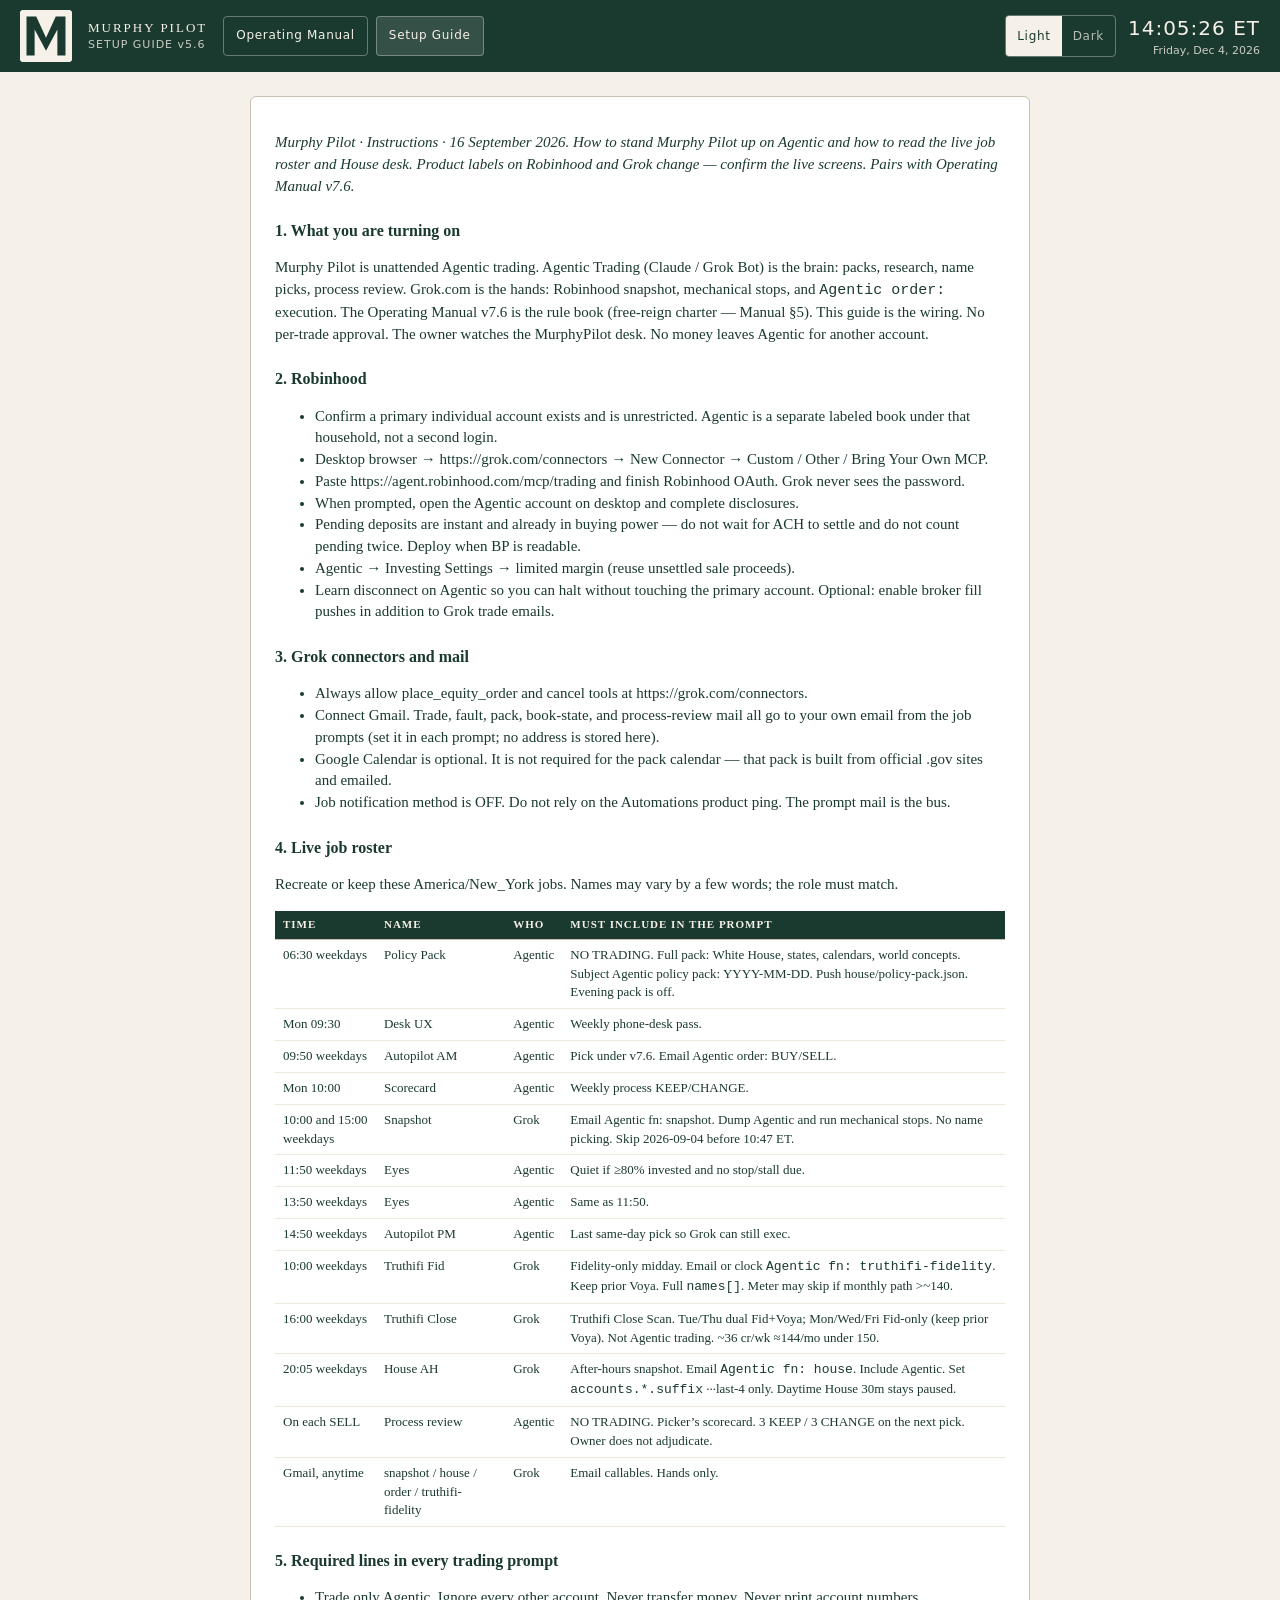
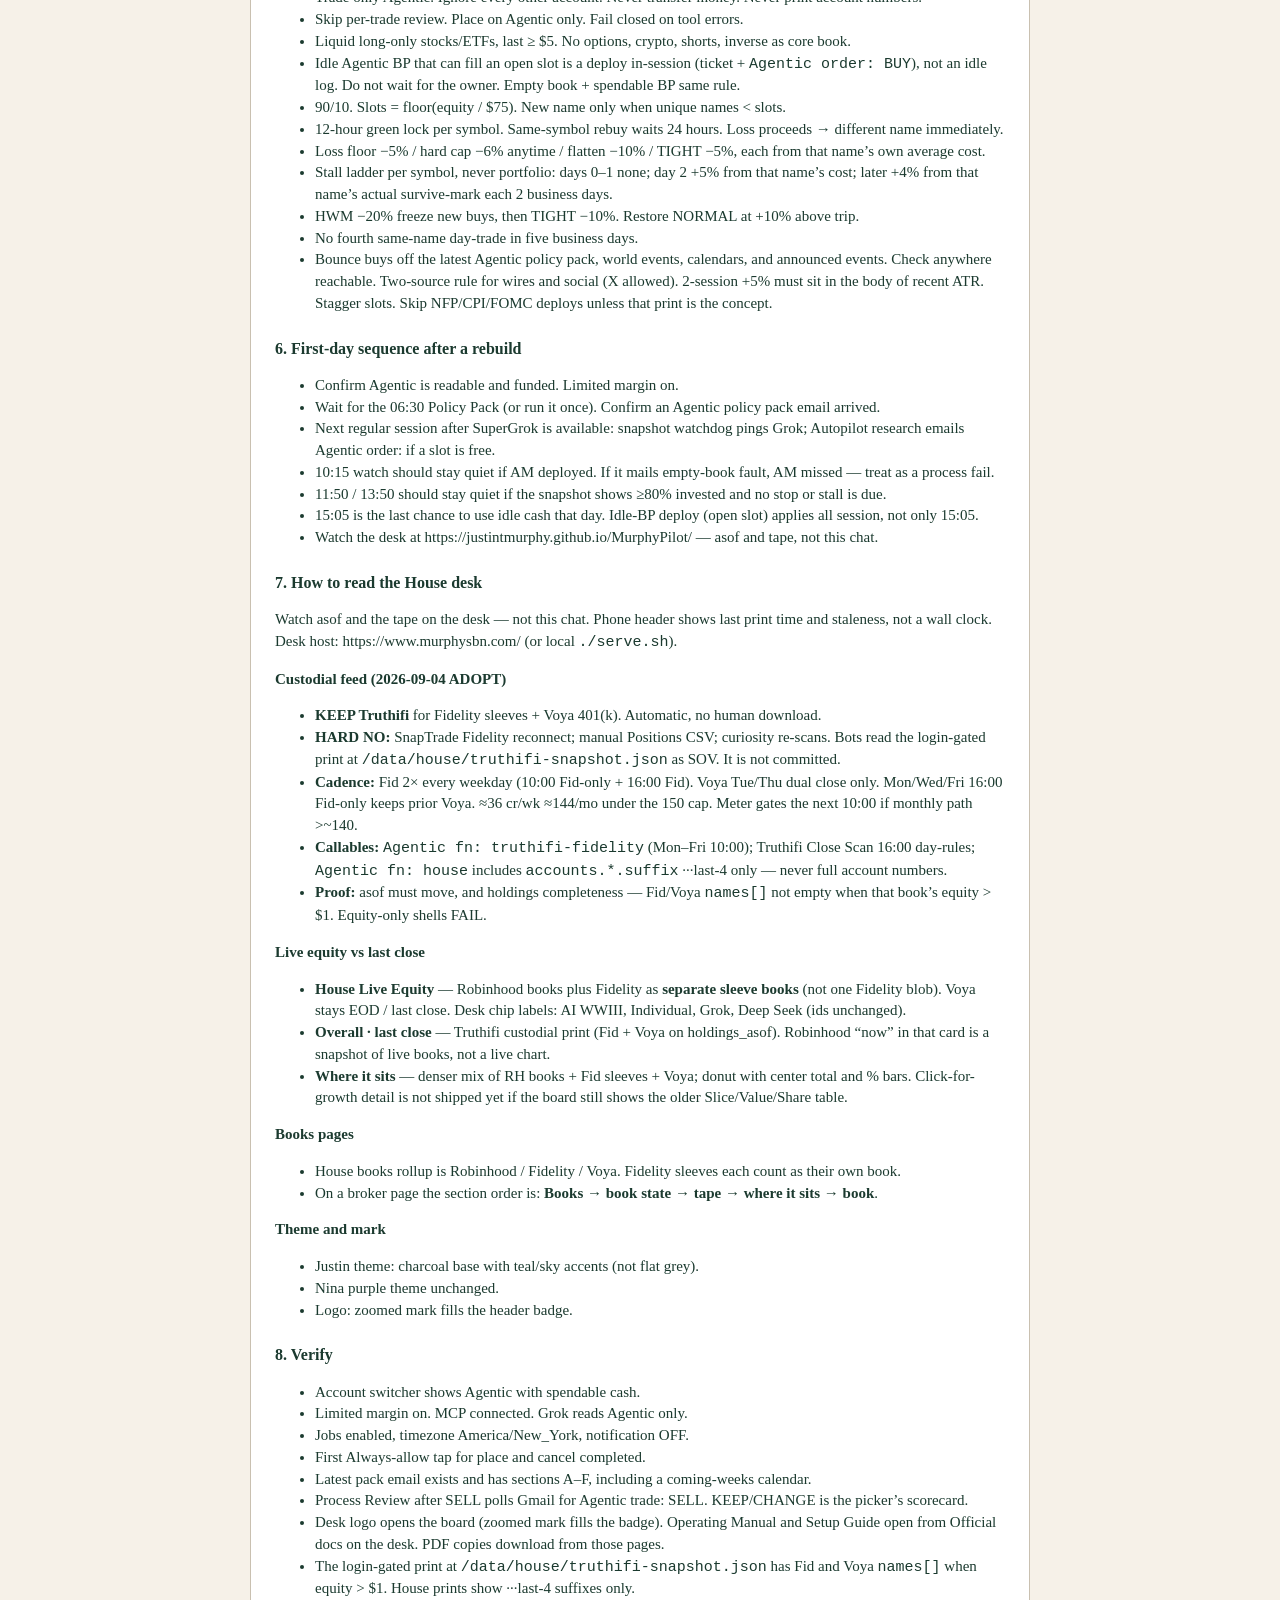
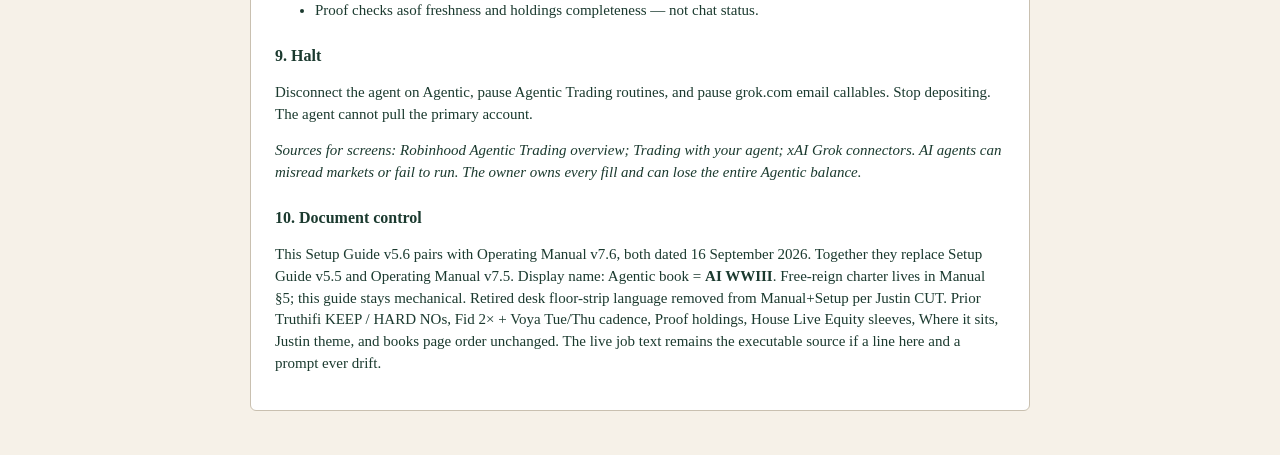
<file: Murphy_Pilot_Setup.html>
<!DOCTYPE html>
<html lang="en">
<head>
<meta charset="utf-8">
<meta name="viewport" content="width=device-width, initial-scale=1">
<title>Murphy Pilot Setup Guide v5.6</title>
<meta name="theme-color" content="#1B3A2F">
<script>(function(){try{var k="murphyPilotTheme";var t=localStorage.getItem(k);if(t!=="light"&&t!=="dark"){t=window.matchMedia("(prefers-color-scheme: dark)").matches?"dark":"light";}document.documentElement.setAttribute("data-theme",t);}catch(e){document.documentElement.setAttribute("data-theme","light");}})();</script>
<link rel="stylesheet" href="site.css">
</head>
<body>

    <header>
      <a class="mark" id="navDesk" href="Murphy_Pilot_Desk.html" aria-label="Murphy Pilot desk">
        
        <svg viewBox="0 0 64 64" aria-hidden="true">
          <rect width="64" height="64" fill="#F6F1E8" />
          <path fill="#1B3A2F" d="M8 56V8h12l12 26 12-26h12v48h-10V24L32 50 18 24v32H8z" />
        </svg>

        
      </a>
      <a class="brand-block" id="navBrand" href="Murphy_Pilot_Desk.html">
        <div class="brand">MURPHY PILOT</div>
        <div class="sub">SETUP GUIDE v5.6</div>
      </a>
      
      <nav aria-label="Official docs">
        <a id="linkManualTop" href="Murphy_Pilot_Manual.html">Operating Manual</a>
        <a id="linkSetupTop" href="Murphy_Pilot_Setup.html" class="on">Setup Guide</a>
      </nav>

      <div class="header-end">
        <div class="theme-switch" role="group" aria-label="Color mode">
          <button type="button" class="on" data-theme-choice="light" aria-pressed="true" aria-label="Light mode">Light</button>
          <button type="button" data-theme-choice="dark" aria-pressed="false" aria-label="Dark mode">Dark</button>
        </div>
        <div class="clock">
          <div class="t" id="etClock">--:--:-- ET</div>
          <div class="d" id="etDate"></div>
        </div>
      </div>
    </header>

<main class="doc-main">
  <article class="card manual doc-article" aria-label="Murphy Pilot Setup Guide v5.6">
<p class="lede">Murphy Pilot · Instructions · 16 September 2026. How to stand Murphy Pilot up on Agentic and how to read the live job roster and House desk. Product labels on Robinhood and Grok change — confirm the live screens. Pairs with Operating Manual v7.6.</p>
      <h3>1. What you are turning on</h3>
      <p>Murphy Pilot is unattended Agentic trading. Agentic Trading (Claude / Grok Bot) is the brain: packs, research, name picks, process review. Grok.com is the hands: Robinhood snapshot, mechanical stops, and <code>Agentic order:</code> execution. The Operating Manual v7.6 is the rule book (free-reign charter — Manual §5). This guide is the wiring. No per-trade approval. The owner watches the MurphyPilot desk. No money leaves Agentic for another account.</p>
      <h3>2. Robinhood</h3>
      <ul>
        <li>Confirm a primary individual account exists and is unrestricted. Agentic is a separate labeled book under that household, not a second login.</li>
        <li>Desktop browser → https://grok.com/connectors → New Connector → Custom / Other / Bring Your Own MCP.</li>
        <li>Paste https://agent.robinhood.com/mcp/trading and finish Robinhood OAuth. Grok never sees the password.</li>
        <li>When prompted, open the Agentic account on desktop and complete disclosures.</li>
        <li>Pending deposits are instant and already in buying power — do not wait for ACH to settle and do not count pending twice. Deploy when BP is readable.</li>
        <li>Agentic → Investing Settings → limited margin (reuse unsettled sale proceeds).</li>
        <li>Learn disconnect on Agentic so you can halt without touching the primary account. Optional: enable broker fill pushes in addition to Grok trade emails.</li>
      </ul>
      <h3>3. Grok connectors and mail</h3>
      <ul>
        <li>Always allow place_equity_order and cancel tools at https://grok.com/connectors.</li>
        <li>Connect Gmail. Trade, fault, pack, book-state, and process-review mail all go to your own email from the job prompts (set it in each prompt; no address is stored here).</li>
        <li>Google Calendar is optional. It is not required for the pack calendar — that pack is built from official .gov sites and emailed.</li>
        <li>Job notification method is OFF. Do not rely on the Automations product ping. The prompt mail is the bus.</li>
      </ul>
      <h3>4. Live job roster</h3>
      <p>Recreate or keep these America/New_York jobs. Names may vary by a few words; the role must match.</p>
      <table>
        <thead><tr><th>Time</th><th>Name</th><th>Who</th><th>Must include in the prompt</th></tr></thead>
        <tbody>
          <tr><td>06:30 weekdays</td><td>Policy Pack</td><td>Agentic</td><td>NO TRADING. Full pack: White House, states, calendars, world concepts. Subject Agentic policy pack: YYYY-MM-DD. Push house/policy-pack.json. Evening pack is off.</td></tr>
          <tr><td>Mon 09:30</td><td>Desk UX</td><td>Agentic</td><td>Weekly phone-desk pass.</td></tr>
          <tr><td>09:50 weekdays</td><td>Autopilot AM</td><td>Agentic</td><td>Pick under v7.6. Email Agentic order: BUY/SELL.</td></tr>
          <tr><td>Mon 10:00</td><td>Scorecard</td><td>Agentic</td><td>Weekly process KEEP/CHANGE.</td></tr>
          <tr><td>10:00 and 15:00 weekdays</td><td>Snapshot</td><td>Grok</td><td>Email Agentic fn: snapshot. Dump Agentic and run mechanical stops. No name picking. Skip 2026-09-04 before 10:47 ET.</td></tr>
          <tr><td>11:50 weekdays</td><td>Eyes</td><td>Agentic</td><td>Quiet if ≥80% invested and no stop/stall due.</td></tr>
          <tr><td>13:50 weekdays</td><td>Eyes</td><td>Agentic</td><td>Same as 11:50.</td></tr>
          <tr><td>14:50 weekdays</td><td>Autopilot PM</td><td>Agentic</td><td>Last same-day pick so Grok can still exec.</td></tr>
          <tr><td>10:00 weekdays</td><td>Truthifi Fid</td><td>Grok</td><td>Fidelity-only midday. Email or clock <code>Agentic fn: truthifi-fidelity</code>. Keep prior Voya. Full <code>names[]</code>. Meter may skip if monthly path &gt;~140.</td></tr>
          <tr><td>16:00 weekdays</td><td>Truthifi Close</td><td>Grok</td><td>Truthifi Close Scan. Tue/Thu dual Fid+Voya; Mon/Wed/Fri Fid-only (keep prior Voya). Not Agentic trading. ~36 cr/wk ≈144/mo under 150.</td></tr>
          <tr><td>20:05 weekdays</td><td>House AH</td><td>Grok</td><td>After-hours snapshot. Email <code>Agentic fn: house</code>. Include Agentic. Set <code>accounts.*.suffix</code> ···last-4 only. Daytime House 30m stays paused.</td></tr>
          <tr><td>On each SELL</td><td>Process review</td><td>Agentic</td><td>NO TRADING. Picker’s scorecard. 3 KEEP / 3 CHANGE on the next pick. Owner does not adjudicate.</td></tr>
          <tr><td>Gmail, anytime</td><td>snapshot / house / order / truthifi-fidelity</td><td>Grok</td><td>Email callables. Hands only.</td></tr>
        </tbody>
      </table>
      <h3>5. Required lines in every trading prompt</h3>
      <ul>
        <li>Trade only Agentic. Ignore every other account. Never transfer money. Never print account numbers.</li>
        <li>Skip per-trade review. Place on Agentic only. Fail closed on tool errors.</li>
        <li>Liquid long-only stocks/ETFs, last ≥ $5. No options, crypto, shorts, inverse as core book.</li>
        <li>Idle Agentic BP that can fill an open slot is a deploy in-session (ticket + <code>Agentic order: BUY</code>), not an idle log. Do not wait for the owner. Empty book + spendable BP same rule.</li>
        <li>90/10. Slots = floor(equity / $75). New name only when unique names < slots.</li>
        <li>12-hour green lock per symbol. Same-symbol rebuy waits 24 hours. Loss proceeds → different name immediately.</li>
        <li>Loss floor −5% / hard cap −6% anytime / flatten −10% / TIGHT −5%, each from that name’s own average cost.</li>
        <li>Stall ladder per symbol, never portfolio: days 0–1 none; day 2 +5% from that name’s cost; later +4% from that name’s actual survive-mark each 2 business days.</li>
        <li>HWM −20% freeze new buys, then TIGHT −10%. Restore NORMAL at +10% above trip.</li>
        <li>No fourth same-name day-trade in five business days.</li>
        <li>Bounce buys off the latest Agentic policy pack, world events, calendars, and announced events. Check anywhere reachable. Two-source rule for wires and social (X allowed). 2-session +5% must sit in the body of recent ATR. Stagger slots. Skip NFP/CPI/FOMC deploys unless that print is the concept.</li>
      </ul>
      <h3>6. First-day sequence after a rebuild</h3>
      <ul>
        <li>Confirm Agentic is readable and funded. Limited margin on.</li>
        <li>Wait for the 06:30 Policy Pack (or run it once). Confirm an Agentic policy pack email arrived.</li>
        <li>Next regular session after SuperGrok is available: snapshot watchdog pings Grok; Autopilot research emails Agentic order: if a slot is free.</li>
        <li>10:15 watch should stay quiet if AM deployed. If it mails empty-book fault, AM missed — treat as a process fail.</li>
        <li>11:50 / 13:50 should stay quiet if the snapshot shows ≥80% invested and no stop or stall is due.</li>
        <li>15:05 is the last chance to use idle cash that day. Idle-BP deploy (open slot) applies all session, not only 15:05.</li>
        <li>Watch the desk at https://justintmurphy.github.io/MurphyPilot/ — asof and tape, not this chat.</li>
      </ul>
      <h3>7. How to read the House desk</h3>
      <p>Watch asof and the tape on the desk — not this chat. Phone header shows last print time and staleness, not a wall clock. Desk host: https://www.murphysbn.com/ (or local <code>./serve.sh</code>).</p>
      <p><b>Custodial feed (2026-09-04 ADOPT)</b></p>
      <ul>
        <li><b>KEEP Truthifi</b> for Fidelity sleeves + Voya 401(k). Automatic, no human download.</li>
        <li><b>HARD NO:</b> SnapTrade Fidelity reconnect; manual Positions CSV; curiosity re-scans. Bots read the login-gated print at <code>/data/house/truthifi-snapshot.json</code> as SOV. It is not committed.</li>
        <li><b>Cadence:</b> Fid 2× every weekday (10:00 Fid-only + 16:00 Fid). Voya Tue/Thu dual close only. Mon/Wed/Fri 16:00 Fid-only keeps prior Voya. ≈36 cr/wk ≈144/mo under the 150 cap. Meter gates the next 10:00 if monthly path &gt;~140.</li>
        <li><b>Callables:</b> <code>Agentic fn: truthifi-fidelity</code> (Mon–Fri 10:00); Truthifi Close Scan 16:00 day-rules; <code>Agentic fn: house</code> includes <code>accounts.*.suffix</code> ···last-4 only — never full account numbers.</li>
        <li><b>Proof:</b> asof must move, and holdings completeness — Fid/Voya <code>names[]</code> not empty when that book’s equity &gt; $1. Equity-only shells FAIL.</li>
      </ul>
      <p><b>Live equity vs last close</b></p>
      <ul>
        <li><b>House Live Equity</b> — Robinhood books plus Fidelity as <b>separate sleeve books</b> (not one Fidelity blob). Voya stays EOD / last close. Desk chip labels: AI WWIII, Individual, Grok, Deep Seek (ids unchanged).</li>
        <li><b>Overall · last close</b> — Truthifi custodial print (Fid + Voya on holdings_asof). Robinhood “now” in that card is a snapshot of live books, not a live chart.</li>
        <li><b>Where it sits</b> — denser mix of RH books + Fid sleeves + Voya; donut with center total and % bars. Click-for-growth detail is not shipped yet if the board still shows the older Slice/Value/Share table.</li>
      </ul>
      <p><b>Books pages</b></p>
      <ul>
        <li>House books rollup is Robinhood / Fidelity / Voya. Fidelity sleeves each count as their own book.</li>
        <li>On a broker page the section order is: <b>Books → book state → tape → where it sits → book</b>.</li>
      </ul>
      <p><b>Theme and mark</b></p>
      <ul>
        <li>Justin theme: charcoal base with teal/sky accents (not flat grey).</li>
        <li>Nina purple theme unchanged.</li>
        <li>Logo: zoomed mark fills the header badge.</li>
      </ul>
      <h3>8. Verify</h3>
      <ul>
        <li>Account switcher shows Agentic with spendable cash.</li>
        <li>Limited margin on. MCP connected. Grok reads Agentic only.</li>
        <li>Jobs enabled, timezone America/New_York, notification OFF.</li>
        <li>First Always-allow tap for place and cancel completed.</li>
        <li>Latest pack email exists and has sections A–F, including a coming-weeks calendar.</li>
        <li>Process Review after SELL polls Gmail for Agentic trade: SELL. KEEP/CHANGE is the picker’s scorecard.</li>
        <li>Desk logo opens the board (zoomed mark fills the badge). Operating Manual and Setup Guide open from Official docs on the desk. PDF copies download from those pages.</li>
        <li>The login-gated print at <code>/data/house/truthifi-snapshot.json</code> has Fid and Voya <code>names[]</code> when equity &gt; $1. House prints show ···last-4 suffixes only.</li>
        <li>Proof checks asof freshness and holdings completeness — not chat status.</li>
      </ul>
      <h3>9. Halt</h3>
      <p>Disconnect the agent on Agentic, pause Agentic Trading routines, and pause grok.com email callables. Stop depositing. The agent cannot pull the primary account.</p>
      <p class="lede">Sources for screens: Robinhood Agentic Trading overview; Trading with your agent; xAI Grok connectors. AI agents can misread markets or fail to run. The owner owns every fill and can lose the entire Agentic balance.</p>
      <h3>10. Document control</h3>
      <p>This Setup Guide v5.6 pairs with Operating Manual v7.6, both dated 16 September 2026. Together they replace Setup Guide v5.5 and Operating Manual v7.5. Display name: Agentic book = <b>AI WWIII</b>. Free-reign charter lives in Manual §5; this guide stays mechanical. Retired desk floor-strip language removed from Manual+Setup per Justin CUT. Prior Truthifi KEEP / HARD NOs, Fid 2× + Voya Tue/Thu cadence, Proof holdings, House Live Equity sleeves, Where it sits, Justin theme, and books page order unchanged. The live job text remains the executable source if a line here and a prompt ever drift.</p>

  </article>
</main>

<script>

(function(){
  var KEY = "murphyPilotTheme";
  var EVENT = "murphy-theme";
  function readTheme(){
    var attr = document.documentElement.getAttribute("data-theme");
    if (attr === "dark" || attr === "light") return attr;
    try {
      var t = localStorage.getItem(KEY);
      if (t === "light" || t === "dark") return t;
    } catch (e) {}
    try {
      if (window.matchMedia("(prefers-color-scheme: dark)").matches) return "dark";
    } catch (e) {}
    return "light";
  }
  function applyTheme(t){
    document.documentElement.setAttribute("data-theme", t);
    try { localStorage.setItem(KEY, t); } catch (e) {}
    var meta = document.querySelector('meta[name="theme-color"]');
    if (meta) meta.setAttribute("content", t === "dark" ? "#0A100E" : "#1B3A2F");
    document.querySelectorAll("[data-theme-choice]").forEach(function(btn){
      var on = btn.getAttribute("data-theme-choice") === t;
      btn.classList.toggle("on", on);
      btn.setAttribute("aria-pressed", on ? "true" : "false");
    });
    try { window.dispatchEvent(new Event(EVENT)); } catch (e) {}
  }
  function pad(n){ return String(n).padStart(2, "0"); }
  function tick(){
    var n = new Date(new Date().toLocaleString("en-US", { timeZone: "America/New_York" }));
    var c = document.getElementById("etClock");
    var d = document.getElementById("etDate");
    if (c) c.textContent = pad(n.getHours()) + ":" + pad(n.getMinutes()) + ":" + pad(n.getSeconds()) + " ET";
    if (d) d.textContent = n.toLocaleDateString("en-US", { weekday: "long", month: "short", day: "numeric", year: "numeric" });
  }
  function isGas(){ return typeof google !== "undefined" && google.script; }
  function bindDocs(){
    var desk = isGas() ? "?" : "Murphy_Pilot_Desk.html";
    var man = isGas() ? "?doc=manual" : "Murphy_Pilot_Manual.html";
    var setu = isGas() ? "?doc=setup" : "Murphy_Pilot_Setup.html";
    function setHref(id, href){
      var el = document.getElementById(id);
      if (el) el.setAttribute("href", href);
    }
    setHref("navDesk", desk);
    setHref("navBrand", desk);
    setHref("linkManual", man);
    setHref("linkSetup", setu);
    setHref("linkManualTop", man);
    setHref("linkSetupTop", setu);
    if (isGas()) return;
    function overlay(view, file, e){
      var ov = document.getElementById("docOverlay");
      var frame = document.getElementById("docFrame");
      if (!ov || !frame) return;
      if (e) e.preventDefault();
      var title = view === "manual" ? "Operating Manual v7.6" : "Setup Guide v5.6";
      var t = document.getElementById("docTitle");
      if (t) t.textContent = title;
      ov.hidden = false;
      fetch(file).then(function(r){
        if (!r.ok) throw new Error(String(r.status));
        return r.text();
      }).then(function(html){
        frame.removeAttribute("src");
        frame.srcdoc = html;
      }).catch(function(){
        frame.removeAttribute("srcdoc");
        frame.src = file;
      });
    }
    function bind(id, view, file){
      var el = document.getElementById(id);
      if (!el) return;
      el.addEventListener("click", function(e){ overlay(view, file, e); });
    }
    bind("linkManual", "manual", "Murphy_Pilot_Manual.html");
    bind("linkSetup", "setup", "Murphy_Pilot_Setup.html");
    bind("linkManualTop", "manual", "Murphy_Pilot_Manual.html");
    bind("linkSetupTop", "setup", "Murphy_Pilot_Setup.html");
    var close = document.getElementById("docClose");
    if (close) close.addEventListener("click", function(){
      var ov = document.getElementById("docOverlay");
      if (ov) ov.hidden = true;
    });
  }
  applyTheme(readTheme());
  document.querySelectorAll("[data-theme-choice]").forEach(function(btn){
    btn.addEventListener("click", function(){
      applyTheme(btn.getAttribute("data-theme-choice"));
    });
  });
  tick();
  setInterval(tick, 1000);
  bindDocs();
})();


</script>
</body>
</html>
</file>
<file: site.css>
:root, [data-theme="light"] {
    --ink: #1B3A2F;
    --ink-soft: #2F5346;
    --cream: #F6F1E8;
    --paper: #fff;
    --rule: #C9C0B0;
    --row: #EFE8DC;
    --go: #1F6B45;
    --stop: #9B2C2C;
    --warn: #9A6700;
    --soon: #B45309;
    --radius: 6px;
    --header: #1B3A2F;
    --header-fg: #F6F1E8;
    --brand: #1B3A2F;
    --brand-fg: #F6F1E8;
    --mark-bg: #F6F1E8;
    --attn: #f6ebe6;
    --done: #8a8378;
    --nav-line: rgba(246,241,232,0.35);
    --nav-hover: rgba(246,241,232,0.12);
    --chart-axis: #1B3A2F;
    --chart-mute: #2F5346;
    --chart-grid: #EFE8DC;
    --chart-dash: #C9C0B0;
    --mix-a: #1B3A2F;
    --mix-b: #1F6B45;
    --mix-c: #9A6700;
    --mix-cash: #C9C0B0;
    color-scheme: light;
  }
  [data-theme="dark"] {
    --ink: #EDE6D9;
    --ink-soft: #A8B5AE;
    --cream: #0E1613;
    --paper: #17241F;
    --rule: #3A4C44;
    --row: #1F3029;
    --go: #6FCF97;
    --stop: #E08B8B;
    --warn: #D4B06A;
    --soon: #E09A5C;
    --header: #0A100E;
    --header-fg: #F6F1E8;
    --brand: #1B3A2F;
    --brand-fg: #F6F1E8;
    --mark-bg: #F6F1E8;
    --attn: #3A2420;
    --done: #7A8580;
    --nav-line: rgba(246,241,232,0.28);
    --nav-hover: rgba(246,241,232,0.12);
    --chart-axis: #EDE6D9;
    --chart-mute: #A8B5AE;
    --chart-grid: #24352E;
    --chart-dash: #3A4C44;
    --mix-a: #EDE6D9;
    --mix-b: #6FCF97;
    --mix-c: #D4B06A;
    --mix-cash: #8A9A93;
    color-scheme: dark;
  }
  * { box-sizing: border-box; }
  html, body {
    margin: 0; padding: 0;
    background: var(--cream);
    color: var(--ink);
    font-family: "Segoe UI", system-ui, -apple-system, "Helvetica Neue", Arial, sans-serif;
    font-size: 15px;
    line-height: 1.45;
    -webkit-font-smoothing: antialiased;
  }
  html, body, .card, header, .kpi div, .fin-hero div, .ticker, input, textarea, .doc-article, .tape-plot, .fin-chart {
    transition: background-color 180ms ease, color 180ms ease, border-color 180ms ease;
  }
  @media (prefers-reduced-motion: reduce) {
    html, body, .card, header, .kpi div, .fin-hero div, .ticker, input, textarea, .doc-article, .tape-plot, .fin-chart {
      transition: none;
    }
  }
  body { min-height: 100vh; }
  header {
    background: var(--header);
    color: var(--header-fg);
    display: flex;
    align-items: center;
    gap: 16px;
    padding: 10px 20px;
  }
  header .mark {
    position: relative;
    width: 52px; height: 52px;
    flex: 0 0 52px;
    background: var(--mark-bg);
    border-radius: 4px;
    overflow: hidden;
    display: block;
    color: inherit;
    text-decoration: none;
  }
  header .mark svg, header .mark img {
    position: absolute; inset: 0;
    width: 52px; height: 52px;
    display: block;
    background: var(--mark-bg);
    object-fit: cover;
  }
  header .brand-block {
    color: inherit;
    text-decoration: none;
    min-width: 0;
  }
  header .brand { letter-spacing: 2px; font-size: 13px; font-family: Georgia, "Times New Roman", Times, serif; }
  header .sub { font-size: 11px; opacity: .8; letter-spacing: 1px; }
  header nav { display: flex; gap: 8px; }
  header nav a {
    color: var(--header-fg);
    text-decoration: none;
    font-size: 12px;
    letter-spacing: 0.7px;
    min-height: 40px;
    padding: 8px 12px;
    display: inline-flex;
    align-items: center;
    border: 1px solid var(--nav-line);
    border-radius: 4px;
  }
  header nav a:hover, header nav a.on { background: var(--nav-hover); }
  header .header-end {
    display: flex;
    align-items: center;
    gap: 12px;
    flex-wrap: nowrap;
    margin-left: auto;
  }
  header .clock { text-align: right; font-variant-numeric: tabular-nums; }
  header .clock .t { font-size: 20px; letter-spacing: 1px; }
  header .clock .d { font-size: 11px; opacity: .8; }
  header .theme-switch {
    display: inline-flex;
    border: 1px solid var(--nav-line);
    border-radius: 4px;
    overflow: hidden;
    flex: 0 0 auto;
  }
  header .theme-switch button {
    margin: 0;
    min-height: 40px;
    width: auto;
    padding: 8px 11px;
    background: transparent;
    color: var(--header-fg);
    border: 0;
    border-radius: 0;
    letter-spacing: 0.7px;
    font-size: 12px;
    opacity: 0.72;
  }
  header .theme-switch button.on {
    background: var(--mark-bg);
    color: var(--brand);
    opacity: 1;
  }
  header .theme-switch button:hover { opacity: 1; background: var(--nav-hover); }
  header .theme-switch button.on:hover {
    background: var(--mark-bg);
    color: var(--brand);
  }
  main { max-width: 980px; margin: 0 auto; padding: 18px 18px 40px; }
  h2 {
    font-size: 13px;
    letter-spacing: 1.4px;
    text-transform: uppercase;
    margin: 22px 0 8px;
    color: var(--ink-soft);
  }
  .grid { display: grid; grid-template-columns: 1fr 1fr; gap: 12px; }
  .card {
    background: var(--paper);
    border: 1px solid var(--rule);
    border-radius: var(--radius);
    padding: 12px 14px;
    overflow-x: auto;
  }
  .card.span { grid-column: 1 / -1; }
  .book-split {
    display: grid;
    grid-template-columns: minmax(0, 1.45fr) minmax(220px, 0.85fr);
    gap: 12px;
    align-items: start;
  }
  .book-split > div:first-child h2 { margin-top: 22px; }
  .mix-card { overflow: visible; }
  details.mix-more { padding: 0; }
  details.mix-more > summary {
    list-style: none;
    cursor: pointer;
    min-height: 44px;
    display: block;
  }
  details.mix-more > summary::-webkit-details-marker { display: none; }
  .mix-compact {
    display: flex;
    align-items: center;
    gap: 12px;
  }
  svg.mix-svg {
    width: 112px;
    height: 112px;
    display: block;
    flex: 0 0 112px;
  }
  svg.mix-svg.fat {
    width: 220px;
    height: 220px;
    flex: none;
    margin: 8px auto 12px;
  }
  svg.mix-svg text { pointer-events: none; }
  path.mix-slice { cursor: pointer; }
  path.mix-slice.on { stroke: var(--ink); stroke-width: 2.2; }
  .mix-legend {
    display: flex;
    flex-direction: column;
    gap: 6px;
    min-width: 0;
    flex: 1;
  }
  .mix-leg {
    display: grid;
    grid-template-columns: 10px minmax(0, 1fr) auto;
    gap: 8px;
    align-items: center;
    font-size: 13px;
    font-variant-numeric: tabular-nums;
  }
  .mix-leg i, .mix-row i {
    display: block;
    width: 10px;
    height: 10px;
    border-radius: 2px;
  }
  .mix-leg span { color: var(--ink); min-width: 0; overflow: hidden; text-overflow: ellipsis; }
  .mix-leg b { font-size: 13px; }
  .mix-hint {
    font-size: 11px;
    letter-spacing: 0.6px;
    text-transform: uppercase;
    color: var(--ink-soft);
    margin-top: 4px;
  }
  details.mix-more[open] .mix-hint { display: none; }
  details.mix-more[open] .mix-compact > svg.mix-svg { display: none; }
  details.mix-more[open] .mix-compact {
    display: block;
    margin-bottom: 4px;
  }
  details.mix-more[open] .mix-legend {
    flex-direction: row;
    flex-wrap: wrap;
    gap: 8px 16px;
  }
  .mix-open { padding-top: 8px; }
  button.mix-row {
    display: grid;
    grid-template-columns: 10px minmax(0, 1fr) auto auto;
    gap: 8px 10px;
    align-items: baseline;
    width: 100%;
    margin: 0 0 4px;
    padding: 8px 10px;
    min-height: 44px;
    background: var(--row);
    color: var(--ink);
    border: 1px solid transparent;
    border-radius: 4px;
    font: inherit;
    letter-spacing: 0;
    text-transform: none;
    font-variant-numeric: tabular-nums;
    text-align: left;
    cursor: pointer;
  }
  button.mix-row .mix-sym { font-weight: 700; }
  button.mix-row b { font-size: 14px; }
  button.mix-row .mix-pct { color: var(--ink-soft); font-size: 13px; }
  button.mix-row .mix-sh {
    grid-column: 2 / -1;
    font-size: 11px;
    color: var(--ink-soft);
  }
  button.mix-row.on {
    background: var(--paper);
    border-color: var(--rule);
    box-shadow: inset 3px 0 0 var(--ink);
  }
  .mix-rows { margin-top: 4px; }
  .hint { font-size: 12.5px; color: var(--ink-soft); margin: 8px 0 0; line-height: 1.4; }
  .next { display: flex; justify-content: space-between; align-items: baseline; gap: 12px; }
  .next .name { font-size: 22px; }
  .next .eta { font-size: 22px; font-variant-numeric: tabular-nums; }
  .eta.heat-ok { color: var(--ink); }
  .eta.heat-hour { color: var(--warn); }
  .eta.heat-soon { color: var(--soon); }
  .eta.heat-hot { color: var(--stop); }
  #nextCard.heat-hour { border-color: var(--warn); }
  #nextCard.heat-soon { border-color: var(--soon); }
  #nextCard.heat-hot { border-color: var(--stop); }
  .tone-go { color: var(--go); }
  .tone-stop { color: var(--stop); }
  .tone-warn { color: var(--warn); }
  .tone-soon { color: var(--soon); }
  .tone-flat { color: var(--ink-soft); }
  .kpi { display: grid; grid-template-columns: repeat(4, 1fr); gap: 8px; }
  .kpi + .kpi { margin-top: 8px; }
  .kpi div { background: var(--row); padding: 10px 12px; border-radius: 4px; min-width: 0; }
  .kpi b { display: block; font-size: 18px; font-variant-numeric: tabular-nums; }
  .kpi span { font-size: 11px; letter-spacing: 1px; text-transform: uppercase; color: var(--ink-soft); }
  .kpi b.tone-go, .kpi b.tone-stop, .kpi b.tone-warn { font-weight: 700; }
  .fin { margin-top: 10px; }
  .fin-hero {
    display: grid;
    grid-template-columns: 1.3fr 1.1fr 1.3fr 0.8fr;
    gap: 8px;
  }
  .fin-hero div { background: var(--row); padding: 10px 12px; border-radius: 4px; min-width: 0; }
  .fin-hero b { display: block; font-size: 22px; font-variant-numeric: tabular-nums; line-height: 1.15; }
  .fin-hero span { font-size: 11px; letter-spacing: 1px; text-transform: uppercase; color: var(--ink-soft); }
  .fin-hero .sub { display: block; font-size: 12px; letter-spacing: 0; text-transform: none; margin-top: 2px; }
  .fin-chart { margin-top: 10px; background: var(--paper); border: 1px solid var(--row); border-radius: 4px; padding: 8px 8px 4px; }
  .fin-chart svg { width: 100%; height: 92px; display: block; }
  .fin-cap { font-size: 11px; color: var(--ink-soft); margin: 4px 2px 0; }
  .tape-plot {
    position: relative;
    background: var(--paper);
    border: 1px solid var(--row);
    border-radius: 4px;
    padding: 8px 6px 10px;
    cursor: crosshair;
    touch-action: manipulation;
  }
  .tape-plot svg.axis-svg {
    width: 100%;
    height: 300px;
    display: block;
    overflow: visible;
  }
  .tape-plot circle.tape-hit { cursor: pointer; }
  .tape-plot circle.tape-pt.on { stroke: var(--chart-axis); stroke-width: 1.6; }
  .tape-flag { display: none; }
  .tape-flag-html {
    position: absolute;
    transform: translate(-50%, calc(-100% - 10px));
    background: var(--paper);
    color: var(--go);
    border: 1.5px solid var(--go);
    border-radius: 4px;
    padding: 5px 8px 4px;
    font-size: 16px;
    font-weight: 700;
    font-variant-numeric: tabular-nums;
    line-height: 1.1;
    pointer-events: none;
    white-space: nowrap;
    z-index: 2;
    box-shadow: 0 1px 2px color-mix(in srgb, var(--ink) 16%, transparent);
  }
  .tape-flag-html.below { transform: translate(-50%, 12px); }
  .tape-readout {
    margin: 10px 2px 0;
    font-variant-numeric: tabular-nums;
    min-height: 32px;
    display: flex;
    align-items: baseline;
    gap: 4px;
    flex-wrap: wrap;
  }
  .tape-readout b { font-size: 22px; line-height: 1.15; }
  .tape-readout span { font-size: 13px; color: var(--ink-soft); }
  .tape-ledger-cap {
    margin: 12px 2px 6px;
    font-size: 11px;
    letter-spacing: 1.2px;
    text-transform: uppercase;
    color: var(--ink-soft);
  }
  .tape-ledger {
    display: grid;
    grid-template-columns: 1fr 1fr;
    gap: 4px;
    max-height: 220px;
    overflow-y: auto;
  }
  button.tape-row {
    display: flex;
    justify-content: space-between;
    align-items: baseline;
    gap: 8px;
    width: 100%;
    margin: 0;
    padding: 8px 10px;
    min-height: 44px;
    background: var(--row);
    color: var(--ink);
    border: 1px solid transparent;
    border-radius: 4px;
    font: inherit;
    letter-spacing: 0;
    text-transform: none;
    font-variant-numeric: tabular-nums;
    text-align: left;
    cursor: pointer;
  }
  button.tape-row span { font-size: 12px; color: var(--ink-soft); }
  button.tape-row b { font-size: 15px; font-weight: 700; }
  button.tape-row.on {
    background: var(--paper);
    border-color: var(--rule);
    box-shadow: inset 3px 0 0 var(--ink);
  }
  .fin details.fin-more { margin-top: 8px; padding: 0; border-bottom: 0; }
  .fin details.fin-more > summary {
    grid-template-columns: auto minmax(0,1fr) 14px;
    min-height: 44px;
    font-size: 12px;
    letter-spacing: 0;
    text-transform: none;
    color: var(--ink-soft);
  }
  .fin details.fin-more .tape-sum {
    letter-spacing: 0.8px;
    text-transform: uppercase;
  }
  table { width: 100%; border-collapse: collapse; font-size: 13.5px; font-variant-numeric: tabular-nums; }
  th {
    text-align: left; font-size: 11px; letter-spacing: 1px; text-transform: uppercase;
    color: var(--ink-soft); padding: 4px 6px; border-bottom: 1px solid var(--rule);
  }
  td { padding: 6px; border-bottom: 1px solid var(--row); vertical-align: top; }
  tr.now td { background: var(--row); font-weight: bold; }
  tr.done td { color: var(--done); }
  tr.now.heat-hour td { color: var(--warn); }
  tr.now.heat-soon td { color: var(--soon); }
  tr.now.heat-hot td { color: var(--stop); }
  tr.attn td { background: var(--attn); }
  .thr.attn { background: var(--attn); border-radius: 4px; padding: 12px 8px; }
  label { display: block; font-size: 11px; letter-spacing: 1px; text-transform: uppercase; color: var(--ink-soft); margin: 8px 0 3px; }
  input, textarea {
    width: 100%;
    font: 15px/1.35 "Segoe UI", system-ui, sans-serif;
    color: var(--ink);
    background: var(--cream);
    border: 1px solid var(--rule);
    border-radius: 4px;
    padding: 8px 10px;
  }
  textarea { min-height: 72px; resize: vertical; }
  .row2 { display: grid; grid-template-columns: 1fr 1fr; gap: 8px; }
  a.doclink {
    color: var(--brand-fg);
    background: var(--brand);
    text-decoration: none;
    display: flex;
    align-items: center;
    min-height: 44px;
    padding: 8px 14px;
    border-radius: 4px;
    letter-spacing: 0.6px;
    font-size: 13px;
    margin: 0 0 8px;
    width: fit-content;
    cursor: pointer;
  }
  a.doclink:hover { opacity: .92; }
  a.pack-link { color: var(--ink); text-decoration: underline; text-underline-offset: 2px; }
  a.pack-link:hover { color: var(--go); }
  button {
    background: var(--brand);
    color: var(--brand-fg);
    border: 0;
    padding: 10px 14px;
    letter-spacing: 1px;
    font: 13px/1.2 "Segoe UI", system-ui, sans-serif;
    cursor: pointer;
    border-radius: 4px;
    margin-top: 10px;
    min-height: 44px;
  }
  button.ghost { background: transparent; color: var(--ink); border: 1px solid var(--rule); margin-left: 6px; }
  details.tools { margin-top: 22px; }
  details.tools > summary {
    cursor: pointer;
    font-size: 13px;
    letter-spacing: 1.4px;
    text-transform: uppercase;
    color: var(--ink-soft);
    list-style: none;
    margin: 18px 0 8px;
    min-height: 44px;
    display: flex;
    align-items: center;
  }
  details.tools > summary::-webkit-details-marker { display: none; }
  details.tools > summary::after { content: " +"; }
  details.spark { padding: 10px 0; border-bottom: 1px solid var(--row); }
  details.spark:last-child { border-bottom: 0; }
  details.spark > summary {
    list-style: none;
    cursor: pointer;
    min-height: 44px;
    display: grid;
    grid-template-columns: 4.2em 132px minmax(0,1fr) 14px;
    gap: 8px 12px;
    align-items: center;
  }
  details.spark > summary::-webkit-details-marker { display: none; }
  details.spark > summary::after { content: "▸"; color: var(--ink-soft); font-size: 12px; justify-self: end; }
  details.spark[open] > summary::after { content: "▾"; color: var(--ink); }
  details.spark .spark-sym { font-size: 16px; }
  details.spark .held { color: var(--ink-soft); font-size: 12px; line-height: 1.3; }
  details.spark .spark-mini svg {
    width: 132px; height: 40px; display: block;
    background: var(--paper); border: 1px solid var(--row); border-radius: 4px;
  }
  details.spark .spark-open { padding-top: 10px; display: none; }
  details.spark[open] .spark-open { display: block; }
  details.spark .spark-open svg {
    width: 100%; height: 168px; display: block;
    background: var(--paper); border: 1px solid var(--row); border-radius: 4px;
  }
  details.spark .spark-open svg.axis-svg {
    height: 300px;
    background: transparent;
    border: 0;
    border-radius: 0;
  }
  details.spark .stats {
    display: grid;
    grid-template-columns: repeat(4, minmax(0,1fr));
    gap: 6px;
    font-variant-numeric: tabular-nums;
    font-size: 12.5px;
    margin-top: 10px;
  }
  details.spark .stats div { background: var(--row); border-radius: 4px; padding: 6px 8px; min-width: 0; }
  details.spark .stats span { color: var(--ink-soft); display: block; font-size: 10px; letter-spacing: .6px; text-transform: uppercase; }
  details.spark .trail { font-size: 12px; color: var(--ink-soft); margin-top: 8px; line-height: 1.4; }
  details.spark .prints { display: flex; flex-wrap: wrap; gap: 4px 8px; margin-top: 8px; font-variant-numeric: tabular-nums; font-size: 11px; color: var(--ink-soft); }
  details.spark .prints b { color: var(--ink); font-weight: 600; }
  .pack-head { font-size: 12px; color: var(--ink-soft); margin: 0 0 8px; }
  .pack-row {
    display: grid;
    grid-template-columns: 5.8em minmax(0,1fr);
    gap: 0 10px;
    padding: 8px 0;
    border-bottom: 1px solid var(--row);
    align-items: start;
  }
  .pack-row:last-child { border-bottom: 0; }
  .pack-kicker { font-size: 10px; letter-spacing: .7px; text-transform: uppercase; color: var(--warn); padding-top: 3px; }
  .pack-row a.pack-link { display: block; font-size: 13.5px; font-weight: 600; line-height: 1.3; }
  .pack-row .note { font-size: 12px; color: var(--ink-soft); margin: 2px 0 0; line-height: 1.35; }
  .thrs { display: grid; grid-template-columns: repeat(auto-fit, minmax(280px, 1fr)); gap: 8px 20px; }
  .thr { padding: 6px 0; }
  .thr-head { display: flex; justify-content: space-between; align-items: baseline; gap: 8px; margin-bottom: 2px; }
  .thr-head b { font-size: 13px; }
  .thr-verdict { font-size: 12.5px; margin: 0 0 4px; line-height: 1.35; }
  .thr-table { width: 100%; border-collapse: collapse; font-size: 12px; }
  .thr-table th { display: none; }
  .thr-table td { padding: 3px 8px 3px 0; border-bottom: 1px solid var(--row); }
  .thr-table td:nth-child(2) { font-weight: 600; font-variant-numeric: tabular-nums; white-space: nowrap; }
  .thr-table td:nth-child(3), .thr-table td:nth-child(4) { color: var(--ink-soft); }
  .buy-lines { margin: 8px 0 0; padding: 0; list-style: none; }
  .buy-lines li { font-size: 12px; color: var(--ink-soft); padding: 2px 0; border-top: 1px solid var(--row); }
  .cos { display: grid; grid-template-columns: repeat(auto-fit, minmax(280px, 1fr)); gap: 4px 20px; }
  .co { padding: 6px 0; font-size: 12.5px; line-height: 1.35; }
  .co-head { display: flex; align-items: baseline; gap: 8px; }
  .co-head b { font-size: 13px; min-width: 3.4em; }
  .co-meta { font-size: 11.5px; color: var(--ink-soft); margin: 0; }
  .co a { color: var(--ink); font-weight: 600; text-decoration: underline; text-underline-offset: 2px; }
  .co a:hover { color: var(--go); }
  .cal-row { padding: 6px 0; border-bottom: 1px solid var(--row); font-size: 13px; }
  .cal-row:last-child { border-bottom: 0; }
  .ticker {
    background: var(--cream);
    color: var(--ink);
    overflow: hidden;
    height: 42px;
    border-bottom: 1px solid var(--rule);
    font-variant-numeric: tabular-nums;
    -webkit-mask-image: linear-gradient(90deg, transparent 0, #000 28px, #000 calc(100% - 28px), transparent);
    mask-image: linear-gradient(90deg, transparent 0, #000 28px, #000 calc(100% - 28px), transparent);
  }
  .ticker-track {
    display: inline-flex;
    align-items: stretch;
    width: max-content;
    height: 42px;
    animation: ticker-scroll 40s linear infinite;
  }
  .ticker:hover .ticker-track { animation-play-state: paused; }
  .ticker-item {
    display: inline-flex;
    align-items: baseline;
    gap: 12px;
    padding: 0 22px;
    border-right: 1px solid var(--rule);
    font-size: 12.5px;
    line-height: 42px;
    white-space: nowrap;
  }
  .ticker-item .sym { font-weight: 700; letter-spacing: .14em; font-size: 11px; }
  .ticker-item .px { font-weight: 600; }
  .ticker-item .chg { font-weight: 600; min-width: 4.2em; }
  .ticker-item .meta { color: var(--ink-soft); font-size: 11px; }
  .ticker-item.up .chg, .ticker-item.up .px { color: var(--go); }
  .ticker-item.down .chg, .ticker-item.down .px { color: var(--stop); }
  .ticker-item.flat .chg, .ticker-item.flat .px { color: var(--ink-soft); }
  @keyframes ticker-scroll {
    from { transform: translateX(0); }
    to { transform: translateX(-50%); }
  }
  footer { font-size: 12px; color: var(--ink-soft); margin-top: 28px; line-height: 1.5; }
  .doc-shell { min-height: 100vh; }
  .doc-main { max-width: 820px; margin: 0 auto; padding: 24px 20px 56px; }
  .doc-tools { font-size: 13px; color: var(--ink-soft); margin: 0 0 16px; }
  .doc-article {
    font-family: Georgia, "Times New Roman", Times, serif;
    background: var(--paper);
    border: 1px solid var(--rule);
    border-radius: 6px;
    padding: 20px 24px;
  }
  .doc-article h3 { font-size: 16px; margin: 22px 0 8px; }
  .doc-article p, .doc-article li { font-size: 15px; }
  .doc-article .lede { font-style: italic; }
  .doc-article table { width: 100%; border-collapse: collapse; font-size: 13px; margin: 8px 0 16px; }
  .doc-article th { text-align: left; background: var(--brand); color: var(--brand-fg); padding: 6px 8px; }
  .doc-article td { border-bottom: 1px solid var(--row); padding: 6px 8px; vertical-align: top; }
  .doc-article .hint { font-size: 13px; color: var(--ink-soft); }
  @media (prefers-reduced-motion: reduce) {
    .ticker-track { animation: none; }
  }
  @media (max-width: 720px) {
    header {
      display: grid;
      grid-template-columns: auto minmax(0, 1fr) auto;
      align-items: center;
      padding: 8px 12px;
      gap: 8px 10px;
    }
    header .mark { width: 40px; height: 40px; flex-basis: 40px; grid-column: 1; grid-row: 1; }
    header .mark svg, header .mark img { width: 40px; height: 40px; }
    header .brand-block { grid-column: 2; grid-row: 1; min-width: 0; }
    header .header-end {
      grid-column: 3;
      grid-row: 1;
      margin-left: 0;
      gap: 8px;
      flex-wrap: nowrap;
    }
    header nav {
      grid-column: 1 / -1;
      grid-row: 2;
      margin-left: 0;
      width: 100%;
    }
    header .clock { display: none; }
    main { padding: 12px 12px calc(32px + env(safe-area-inset-bottom)); }
    .grid, .kpi, .fin-hero, .row2, .thrs, .cos, details.spark .stats { grid-template-columns: 1fr 1fr; }
    .grid { grid-template-columns: 1fr; }
    .book-split { grid-template-columns: 1fr; }
    .next { flex-direction: column; gap: 4px; }
    .next .name, .next .eta { font-size: 18px; }
    table { font-size: 12px; }
    button { width: 100%; margin-left: 0; }
    button.ghost { margin-left: 0; }
    header .theme-switch button {
      width: auto;
      min-height: 44px;
      padding: 8px 10px;
    }
    details.spark > summary { grid-template-columns: 1fr auto; }
    details.spark .spark-mini { display: none; }
    details.spark .spark-open svg { height: 132px; }
    details.spark .spark-open svg.axis-svg,
    .tape-plot svg.axis-svg { height: 260px; }
    .tape-ledger { grid-template-columns: 1fr; max-height: 280px; }
    .tape-flag-html { font-size: 18px; padding: 6px 9px 5px; }
    header nav a { flex: 1; justify-content: center; min-height: 44px; }
    .ticker, .ticker-track, .ticker-item { height: 38px; line-height: 38px; }
  }


  #docOverlay[hidden] { display: none !important; }
  #docOverlay {
    position: fixed; inset: 0; z-index: 200;
    background: var(--cream);
    display: flex; flex-direction: column;
  }
  #docOverlay .doc-bar {
    background: var(--header); color: var(--header-fg);
    display: flex; align-items: center; gap: 12px;
    padding: 10px 16px;
  }
  #docOverlay .doc-bar button {
    margin: 0; min-height: 40px; width: auto;
    background: var(--mark-bg); color: var(--brand);
  }
  #docOverlay iframe { flex: 1; width: 100%; border: 0; background: var(--cream); }
</file>
